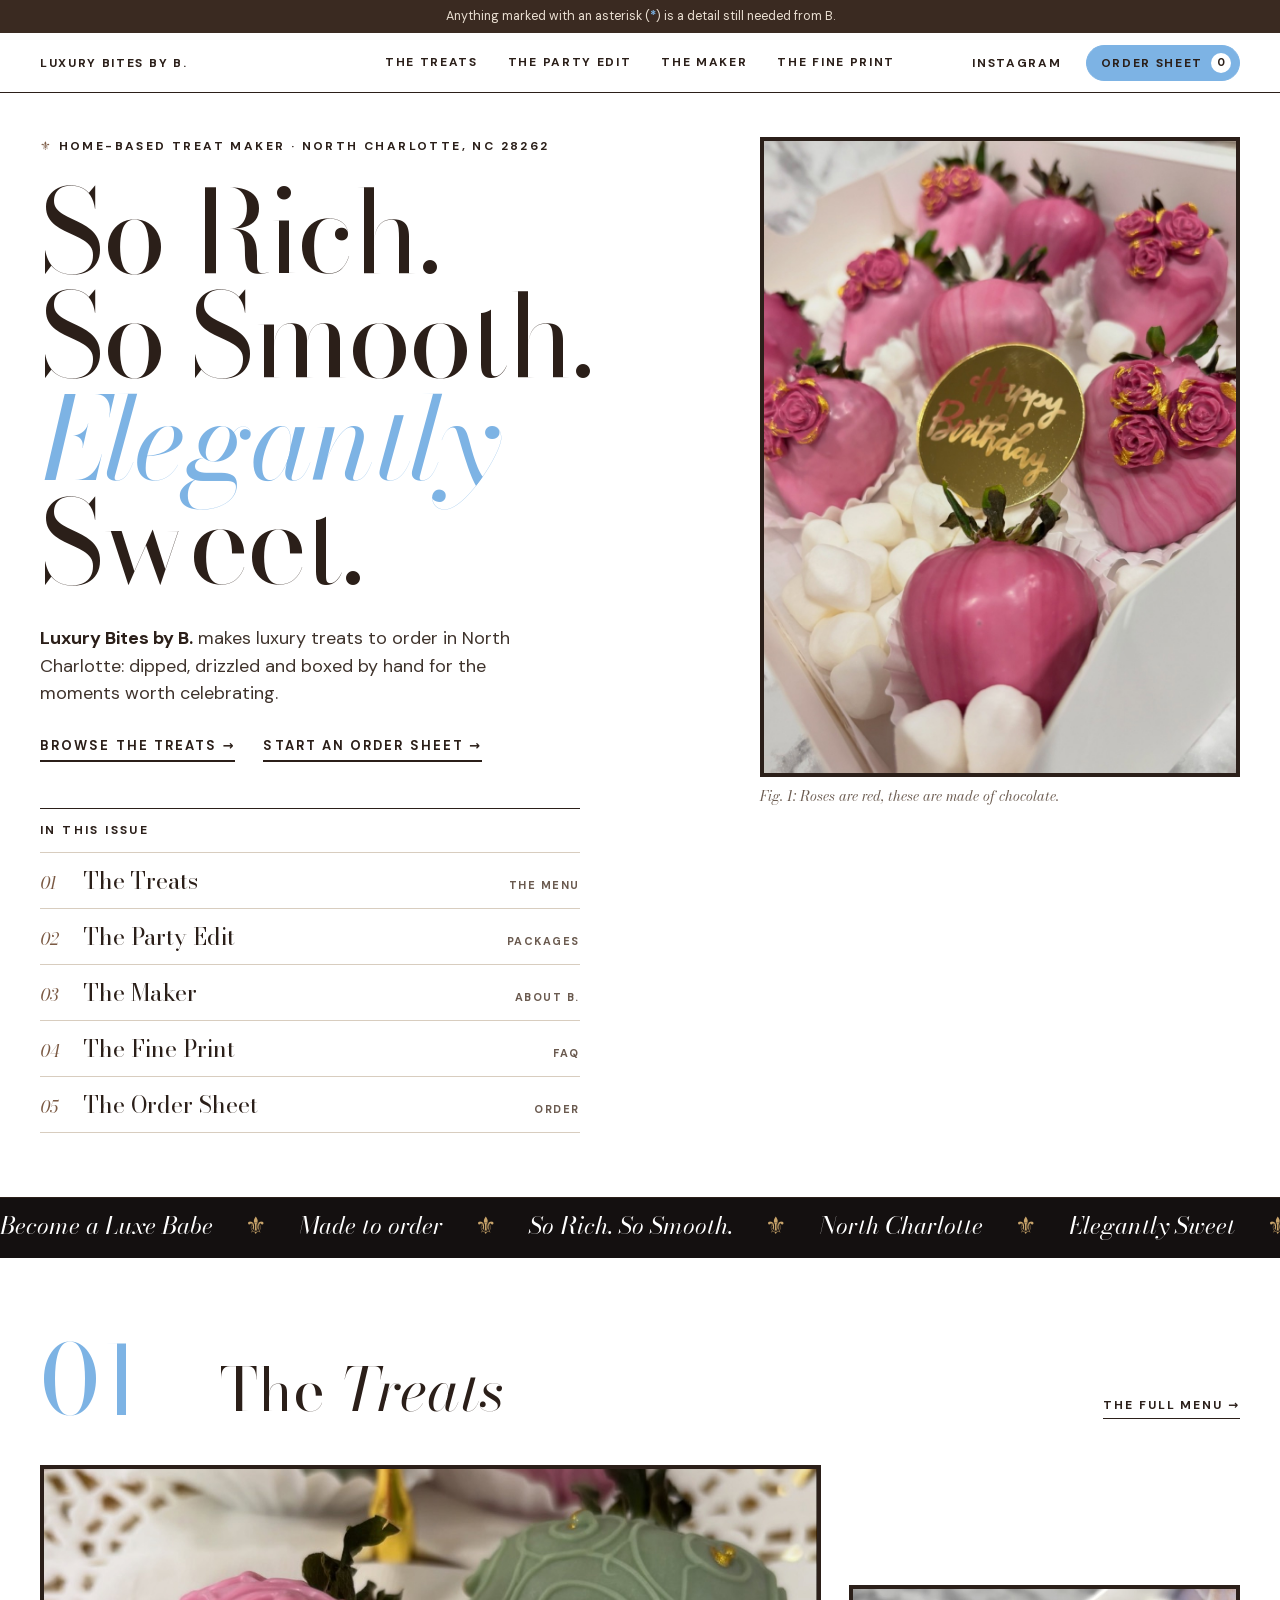
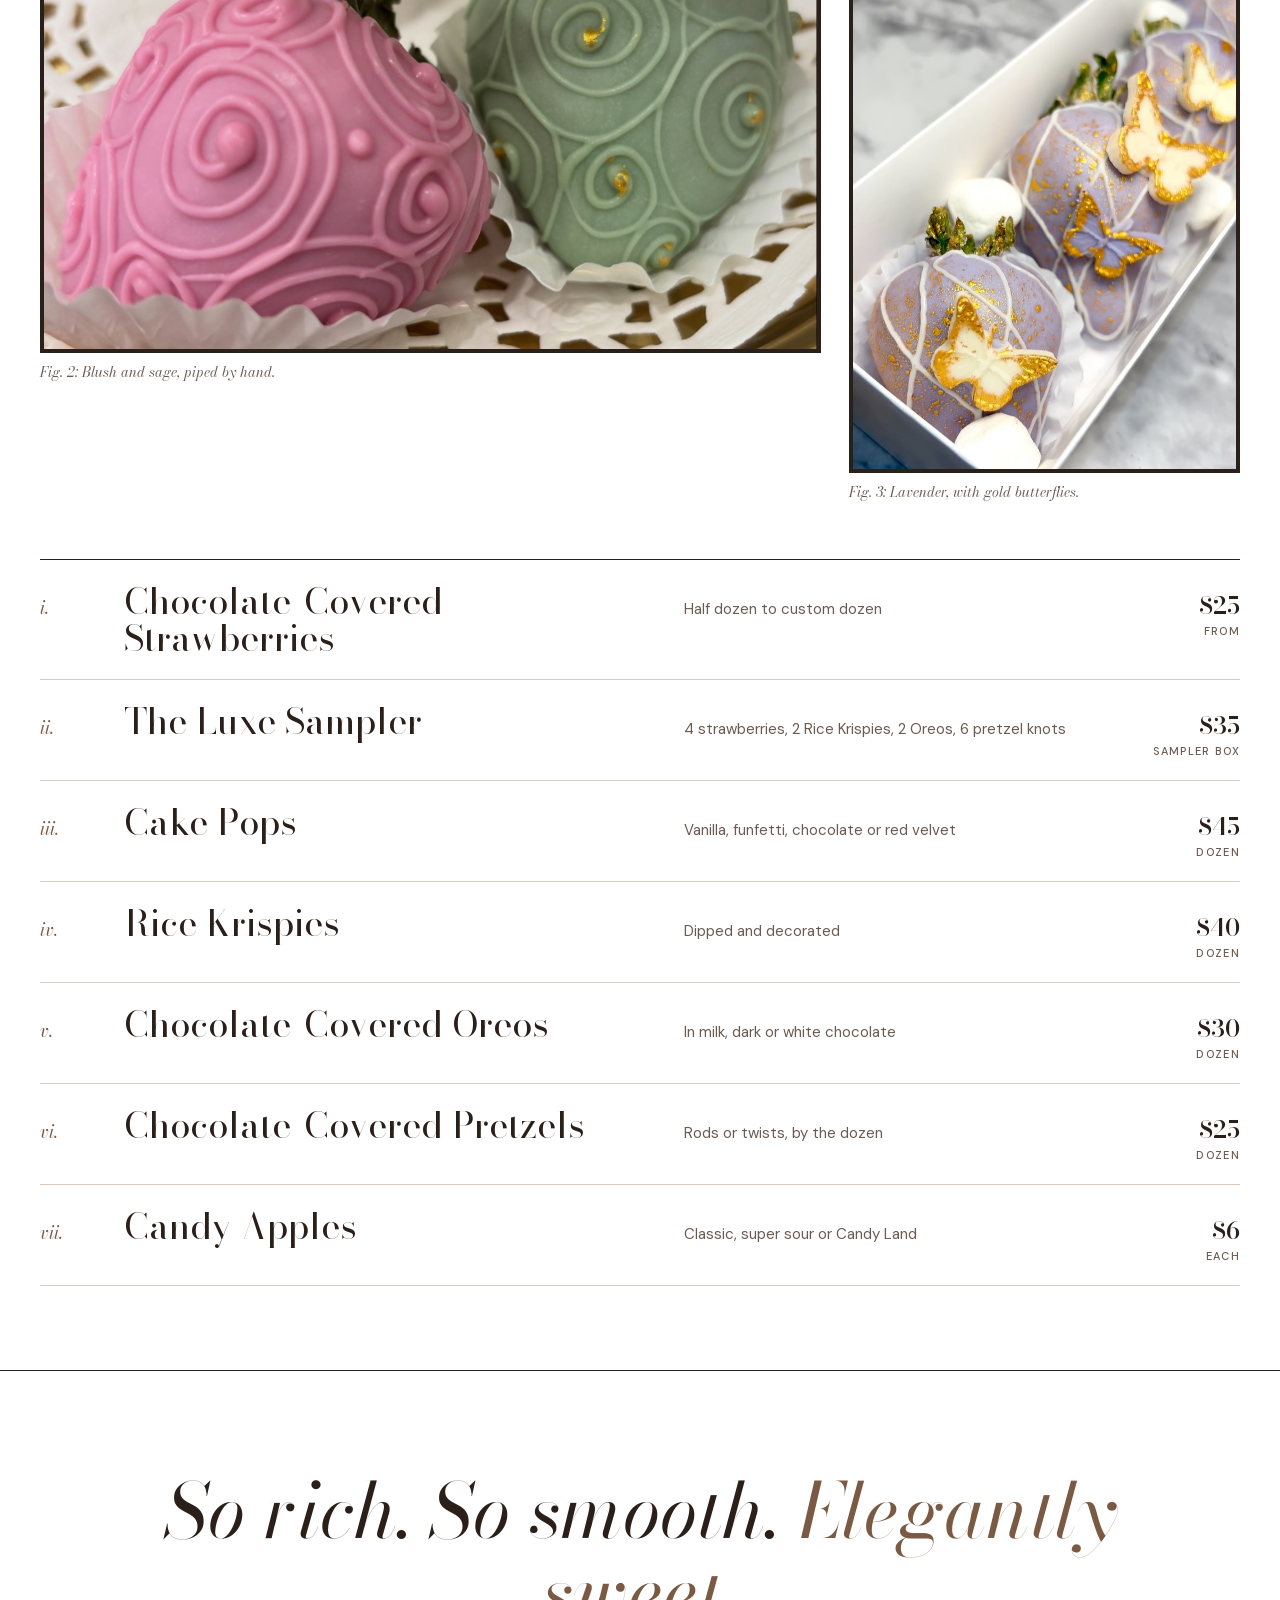
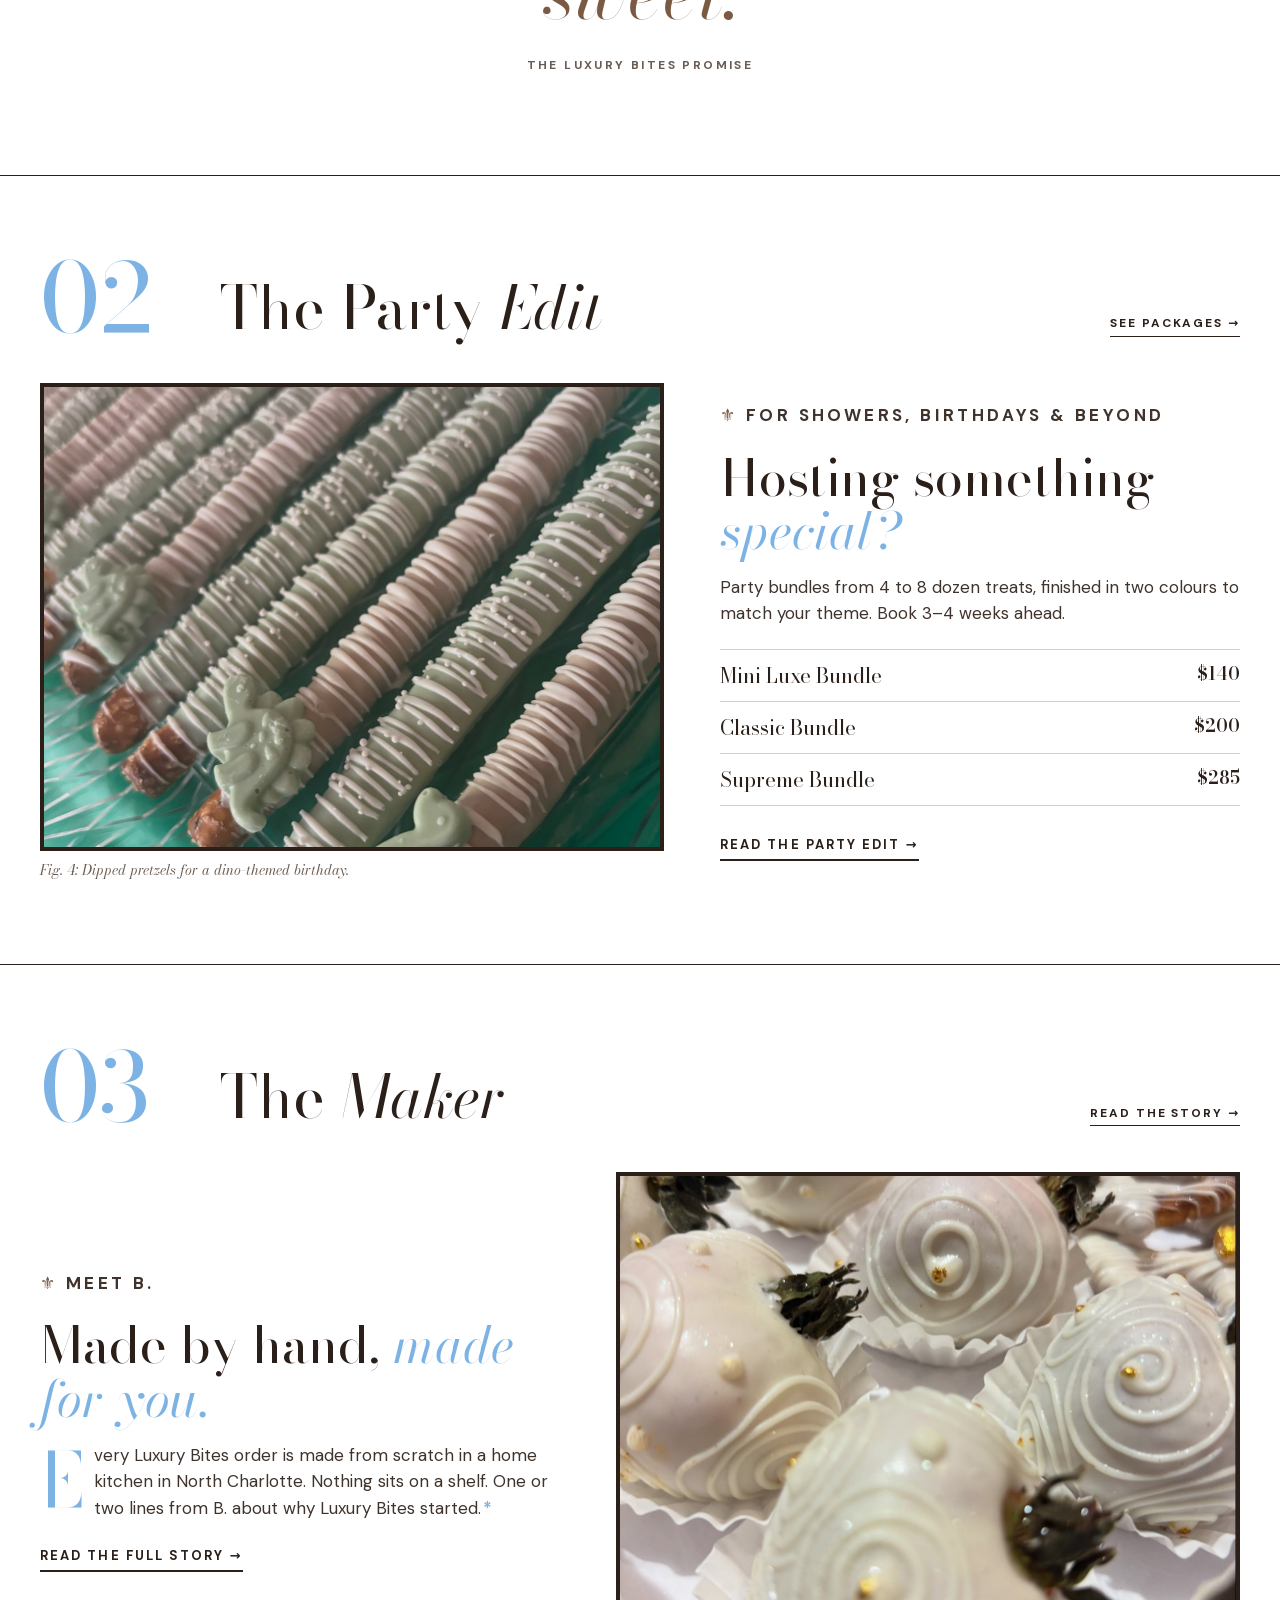
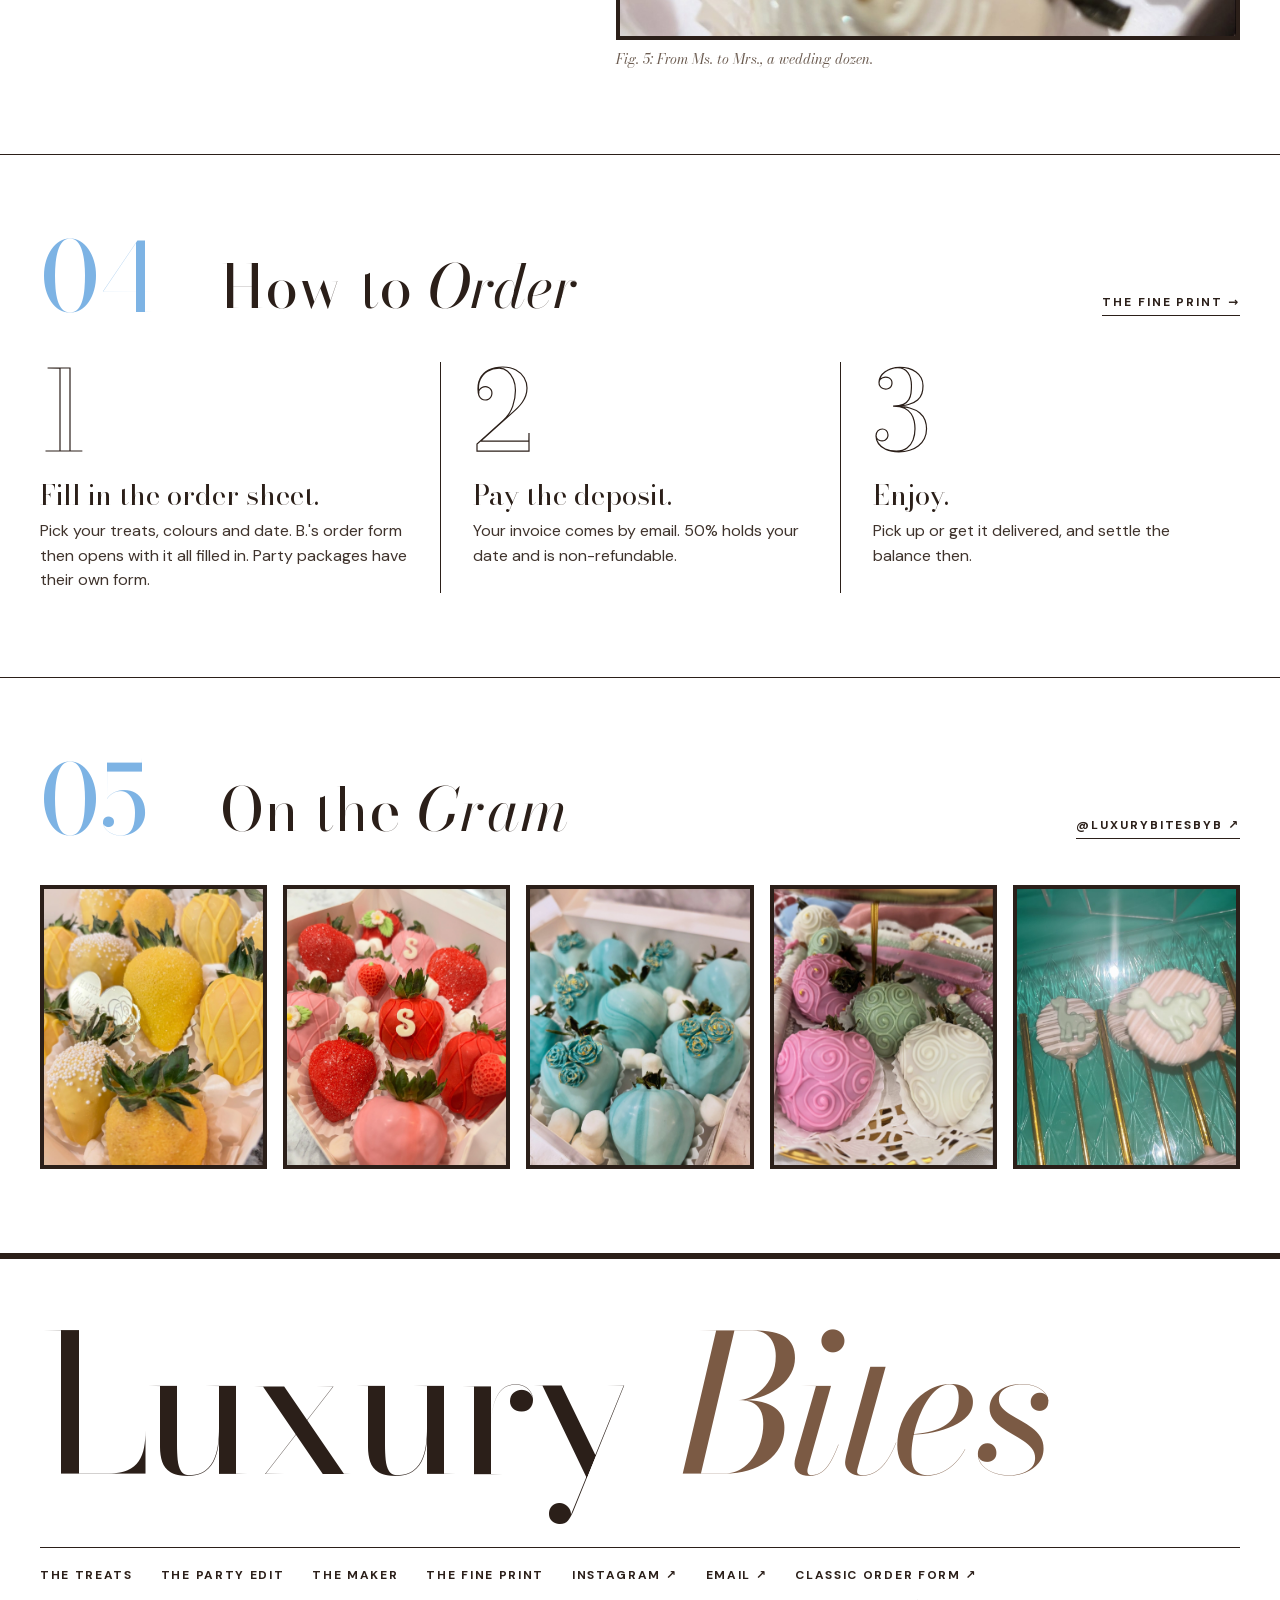
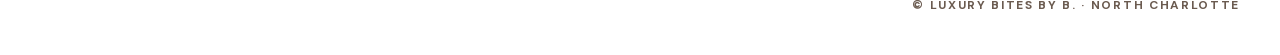
<file: index.html>
<!doctype html>
<html lang="en">
<head>
<meta charset="utf-8">
<meta name="viewport" content="width=device-width,initial-scale=1">
<title>Luxury Bites by B. · Chocolate-covered strawberries and treats · Charlotte, NC</title>
<meta name="description" content="Hand-dipped chocolate-covered strawberries, cake pops, dipped treats and candy apples, made to order in North Charlotte, NC. So rich. So smooth. Elegantly sweet.">
<meta property="og:title" content="Luxury Bites by B.">
<meta property="og:description" content="So rich. So smooth. Elegantly sweet. Luxury treats made to order in North Charlotte.">
<meta property="og:image" content="images/hero.jpg">
<meta name="theme-color" content="#ffffff">
<link rel="icon" href="data:image/svg+xml,%3Csvg xmlns='http://www.w3.org/2000/svg' viewBox='0 0 64 64'%3E%3Crect width='64' height='64' fill='%23e4f6fb'/%3E%3Ctext x='32' y='44' font-family='Georgia,serif' font-style='italic' font-size='30' fill='%237b5a44' text-anchor='middle'%3ELB%3C/text%3E%3C/svg%3E">
<link rel="stylesheet" href="styles.css">
</head>
<body>
<a class="skip" href="#main">Skip to content</a>

<!-- Remove this bar once the highlighted details are filled in. -->
<div class="draftbar" id="draftbar">Anything marked with an asterisk (<b style="color:var(--accent)">*</b>) is a detail still needed from B.</div>

<header class="top pad">
  <a href="#/">Luxury Bites by B.</a>
  <nav id="nav" aria-label="Main">
    <a href="#/treats" data-r="treats">The Treats</a>
    <a href="#/party" data-r="party">The Party Edit</a>
    <a href="#/maker" data-r="maker">The Maker</a>
    <a href="#/fine-print" data-r="fine-print">The Fine Print</a>
  </nav>
  <span class="r">
    <a class="ig" href="https://www.instagram.com/luxurybitesbyb/" target="_blank" rel="noopener noreferrer">Instagram</a>
    <a class="ordlink" href="#/order">Order sheet <b id="count">0</b></a>
    <button class="menubtn" data-overlay aria-controls="overlay">Menu</button>
  </span>
</header>

<div class="overlay" id="overlay" hidden>
  <button class="x" data-overlay>Close ×</button>
  <nav aria-label="Menu">
    <a href="#/"><span>—</span>Home</a>
    <a href="#/treats"><span>01</span>The Treats</a>
    <a href="#/party"><span>02</span>The Party Edit</a>
    <a href="#/maker"><span>03</span>The Maker</a>
    <a href="#/fine-print"><span>04</span>The Fine Print</a>
    <a href="#/order"><span>05</span>Order Sheet</a>
  </nav>
  <p class="meta">North Charlotte, NC · @luxurybitesbyb</p>
</div>

<main id="main">
<!-- ================= HOME ================= -->
<section data-page="home">
  <div class="hero pad">
    <div>
      <p class="kicker"><span class="a">⚜</span> Home-based treat maker · North Charlotte, NC 28262</p>
      <h1>So Rich.<br>So Smooth.<br><em>Elegantly</em> Sweet.</h1>
      <p class="lede"><b>Luxury Bites by B.</b> makes luxury treats to order in North Charlotte: dipped, drizzled and boxed by hand for the moments worth celebrating.</p>
      <div class="ctas"><a class="cta" href="#/treats">Browse the treats →</a><a class="cta" href="#/order">Start an order sheet →</a></div>
      <div class="contents">
        <span class="kicker">In this issue</span>
        <a href="#/treats"><b>01</b><span>The Treats</span><i>The menu</i></a>
        <a href="#/party"><b>02</b><span>The Party Edit</span><i>Packages</i></a>
        <a href="#/maker"><b>03</b><span>The Maker</span><i>About B.</i></a>
        <a href="#/fine-print"><b>04</b><span>The Fine Print</span><i>FAQ</i></a>
        <a href="#/order"><b>05</b><span>The Order Sheet</span><i>Order</i></a>
      </div>
    </div>
    <figure class="fig">
      <div class="ph straw" data-label="Hero photo"><img src="images/hero.jpg" alt="Pink chocolate-covered strawberries with chocolate roses and a gold Happy Birthday topper"></div>
      <figcaption class="cap">Fig. 1: Roses are red, these are made of chocolate.</figcaption>
    </figure>
  </div>

  <div class="marquee" aria-hidden="true"><div>
    Become a Luxe Babe <span>⚜</span> Made to order <span>⚜</span> So Rich. So Smooth. <span>⚜</span> North Charlotte <span>⚜</span> Elegantly Sweet <span>⚜</span>
    Become a Luxe Babe <span>⚜</span> Made to order <span>⚜</span> So Rich. So Smooth. <span>⚜</span> North Charlotte <span>⚜</span> Elegantly Sweet <span>⚜</span>
  </div></div>

  <section class="sec pad sec--blue">
    <div class="sechead"><span class="num">01</span><h2>The <em>Treats</em></h2><a class="more" href="#/treats">The full menu →</a></div>
    <div class="spread">
      <figure><div class="ph pops big" data-label="Photo"><img src="images/spread-wide.jpg" alt="Blush pink and sage strawberries with piped swirls on a gold stand" loading="lazy"></div><figcaption class="cap">Fig. 2: Blush and sage, piped by hand.</figcaption></figure>
      <figure class="small"><div class="ph apple" data-label="Photo"><img src="images/spread-tall.jpg" alt="Lavender strawberries with gold butterflies" loading="lazy"></div><figcaption class="cap">Fig. 3: Lavender, with gold butterflies.</figcaption></figure>
    </div>
    <div class="list" id="homeList"></div>
  </section>

  <div class="pull pad">
    <q>So rich. So smooth. <em>Elegantly sweet.</em></q>
    <cite>The Luxury Bites promise</cite>
  </div>

  <section class="sec pad sec--blue">
    <div class="sechead"><span class="num">02</span><h2>The Party <em>Edit</em></h2><a class="more" href="#/party">See packages →</a></div>
    <div class="feature">
      <figure><div class="ph table" data-label="Dessert table photo"><img src="images/party-table.jpg" alt="Pink and sage chocolate-dipped pretzel rods on a party table" loading="lazy"></div><figcaption class="cap">Fig. 4: Dipped pretzels for a dino-themed birthday.</figcaption></figure>
      <div>
        <p class="kicker"><span class="a">⚜</span> For showers, birthdays &amp; beyond</p>
        <h3>Hosting something <em>special?</em></h3>
        <p>Party bundles from 4 to 8 dozen treats, finished in two colours to match your theme. Book 3–4 weeks ahead.</p>
        <ul class="mini"><li>Mini Luxe Bundle <span>$140</span></li><li>Classic Bundle <span>$200</span></li><li>Supreme Bundle <span>$285</span></li></ul>
        <a class="cta" href="#/party">Read the Party Edit →</a>
      </div>
    </div>
  </section>

  <section class="sec pad sec--blue">
    <div class="sechead"><span class="num">03</span><h2>The <em>Maker</em></h2><a class="more" href="#/maker">Read the story →</a></div>
    <div class="feature flip">
      <figure><div class="ph pops" data-label="Photo"><img src="images/maker-feature.jpg" alt="White chocolate-covered strawberries with pearl details for a wedding" loading="lazy"></div><figcaption class="cap">Fig. 5: From Ms. to Mrs., a wedding dozen.</figcaption></figure>
      <div>
        <p class="kicker"><span class="a">⚜</span> Meet B.</p>
        <h3>Made by hand, <em>made for you.</em></h3>
        <p class="dropcap">Every Luxury Bites order is made from scratch in a home kitchen in North Charlotte. Nothing sits on a shelf. <span class="tbd">One or two lines from B. about why Luxury Bites started.</span></p>
        <a class="cta" href="#/maker">Read the full story →</a>
      </div>
    </div>
  </section>

  <section class="sec pad sec--blue">
    <div class="sechead"><span class="num">04</span><h2>How to <em>Order</em></h2><a class="more" href="#/fine-print">The fine print →</a></div>
    <div class="how">
      <div><b>1</b><h3>Fill in the order sheet.</h3><p>Pick your treats, colours and date. B.'s order form then opens with it all filled in. Party packages have their own form.</p></div>
      <div><b>2</b><h3>Pay the deposit.</h3><p>Your invoice comes by email. 50% holds your date and is non-refundable.</p></div>
      <div><b>3</b><h3>Enjoy.</h3><p>Pick up or get it delivered, and settle the balance then.</p></div>
    </div>
  </section>

  <section class="sec pad sec--blue">
    <div class="sechead"><span class="num">05</span><h2>On the <em>Gram</em></h2><a class="more" href="https://www.instagram.com/luxurybitesbyb/" target="_blank" rel="noopener noreferrer">@luxurybitesbyb ↗</a></div>
    <div class="igrid">
      <figure><a href="https://www.instagram.com/luxurybitesbyb/" target="_blank" class="glink" rel="noopener noreferrer"><div class="ph straw" data-label="Post"><img src="images/gram-1.jpg" alt="Sunshine yellow strawberries for Mother's Day" loading="lazy"></div></a></figure>
      <figure><a href="https://www.instagram.com/luxurybitesbyb/" target="_blank" class="glink" rel="noopener noreferrer"><div class="ph box" data-label="Post"><img src="images/gram-2.jpg" alt="Red and pink strawberries with an S monogram" loading="lazy"></div></a></figure>
      <figure><a href="https://www.instagram.com/luxurybitesbyb/" target="_blank" class="glink" rel="noopener noreferrer"><div class="ph pops" data-label="Post"><img src="images/gram-3.jpg" alt="Robin's egg blue strawberries with rosettes" loading="lazy"></div></a></figure>
      <figure><a href="https://www.instagram.com/luxurybitesbyb/" target="_blank" class="glink" rel="noopener noreferrer"><div class="ph pretz" data-label="Post"><img src="images/gram-4.jpg" alt="Pink, sage and white swirled strawberries" loading="lazy"></div></a></figure>
      <figure><a href="https://www.instagram.com/luxurybitesbyb/" target="_blank" class="glink" rel="noopener noreferrer"><div class="ph sicle" data-label="Post"><img src="images/gram-5.jpg" alt="Dinosaur Oreo pops on gold sticks" loading="lazy"></div></a></figure>
    </div>
  </section>
</section>

<!-- ================= THE TREATS ================= -->
<section data-page="treats" hidden>
  <div class="phead pad">
    <p class="kicker"><span class="a">01</span> · The menu</p>
    <h1>The <em>Treats</em></h1>
    <p class="deck">Everything is made to order. Choose a size, then fill in the blanks to make it yours.</p>
    <div class="filters" id="filters">
      <button class="on" data-c="all">All</button><span>/</span><button data-c="berries">Strawberries</button><span>/</span><button data-c="dipped">Dipped Treats</button><span>/</span><button data-c="apples">Candy Apples</button><span>/</span><button data-c="boxes">Gift Box</button>
    </div>
  </div>
  <div id="treatList"></div>
</section>

<!-- ================= PARTY ================= -->
<section data-page="party" hidden>
  <div class="phead pad">
    <p class="kicker"><span class="a">02</span> · Party bundles</p>
    <h1>The Party <em>Edit</em></h1>
    <p class="deck">Three bundles to feed a crowd, every one finished in two colours of your choice to match your theme and topped with sprinkles.</p>
  </div>
  <section class="sec pad">
    <div class="tiers">
      <div class="tier">
        <span class="i">i.</span><h3>Mini Luxe Bundle</h3><span class="serves">For an intimate event</span>
        <div class="price">$140</div><div class="from">4 dozen · 48 treats</div>
        <ul><li>1 dozen chocolate-covered strawberries</li><li>1 dozen chocolate-covered Oreos</li><li>1 dozen chocolate-covered pretzels</li><li>1 dozen Rice Krispies</li></ul>
        <a class="cta" href="#/party" data-partyform data-bundle="Mini Luxe Bundle ($140)">Request the Mini Luxe →</a>
      </div>
      <div class="tier">
        <span class="i">ii.</span><h3>Classic Bundle</h3><span class="serves">Take your event to the next level</span>
        <div class="price">$200</div><div class="from">6 dozen · 72 treats</div>
        <ul><li>2 dozen chocolate-covered strawberries</li><li>2 dozen pretzel rods or knots</li><li>1 dozen chocolate-covered Oreos</li><li>1 dozen Rice Krispies</li></ul>
        <p class="note-sm">Swap the Rice Krispies for cake pops for an extra $5.</p>
        <a class="cta" href="#/party" data-partyform data-bundle="Classic Bundle ($200)">Request the Classic →</a>
      </div>
      <div class="tier">
        <span class="i">iii.</span><h3>Supreme Bundle</h3><span class="serves">For a more elevated event</span>
        <div class="price">$285</div><div class="from">8 dozen · 96 treats</div>
        <ul><li>3 dozen chocolate-covered strawberries</li><li>1 dozen pretzel rods</li><li>1 dozen pretzel knots</li><li>1 dozen chocolate-covered Oreos</li><li>1 dozen Rice Krispies</li><li>1 dozen cake pops</li></ul>
        <a class="cta" href="#/party" data-partyform data-bundle="Supreme Bundle ($285)">Request the Supreme →</a>
      </div>
    </div>
  </section>
  <section class="sec pad sec--blue">
    <div class="policy">
      <div>
        <p class="script">Let's make something</p>
        <h3>Sweet happen</h3>
        <p class="contact">Party bundle info &amp; policy. Questions? Email <a href="mailto:bmartin@luxurybitesbyb.co">bmartin@luxurybitesbyb.co</a> or send a DM on <a href="https://www.instagram.com/luxurybitesbyb/" target="_blank" rel="noopener noreferrer">Instagram</a>.</p>
      </div>
      <ul>
        <li>A <b>50% non-refundable deposit</b> is due <b>within 24–48 hours of receiving your invoice</b> to secure your date.</li>
        <li>All bundles include <b>2 colours of your choice</b> to match your theme, <b>topped with sprinkles</b>.</li>
        <li>Please book at least <b>3–4 weeks in advance</b>.</li>
        <li>Party bundles include <b>chocolate-covered treats only</b>. Candy apples are available as an add-on for an additional charge.</li>
        <li>Designs are kept simple yet elegant. Custom requests and add-ons are quoted separately.</li>
      </ul>
    </div>
  </section>
  <section class="sec pad">
    <div class="feature">
      <figure><div class="ph table" data-label="Custom dessert table photo"><img src="images/custom-table.jpg" alt="Sage and blush treats on a dessert table" loading="lazy"></div><figcaption class="cap">Fig. 6: On the table at a dino-themed birthday.</figcaption></figure>
      <div>
        <p class="kicker"><span class="a">⚜</span> Bespoke</p>
        <h3>The <em>custom</em> table.</h3>
        <p>Have a bigger vision? Share your date, headcount and theme, and B. will put together a quote. Please book at least 3–4 weeks ahead.</p>
        <a class="cta" href="#/party" data-partyform data-bundle="Custom dessert table (quote)">Request a custom quote →</a>
      </div>
    </div>
  </section>
</section>

<!-- ================= THE MAKER ================= -->
<section data-page="maker" hidden>
  <div class="phead pad">
    <p class="kicker"><span class="a">03</span> · The feature</p>
    <h1>The <em>Maker</em></h1>
    <p class="deck">From a home kitchen in North Charlotte, one treat maker is making the city's moments a little sweeter, one dipped strawberry at a time.</p>
  </div>
  <div class="article pad">
    <figure><div class="ph pops" data-label="Photo"><img src="images/maker.jpg" alt="A sage chocolate-covered strawberry on vintage floral china" loading="lazy"></div><figcaption class="cap">Fig. 7: Sage and gold, on vintage china. <span class="tbd">A portrait of B. could go here</span></figcaption></figure>
    <div>
      <p class="byline">Words by B. · North Charlotte, NC</p>
      <div class="body">
        <p>Every order is made from scratch at home in North Charlotte, and nothing sits on a shelf. Each one is dipped, drizzled and boxed by hand, then styled to match your moment.</p>
        <p><span class="tbd">How Luxury Bites started: the first treat made, who it was for, and when friends started asking to order.</span></p>
        <p><span class="tbd">What "luxury" means here: ingredients, presentation, the details that make a box feel special.</span></p>
        <p><span class="tbd">What a "Luxe Babe" is, and a thank-you to the customers who keep coming back.</span></p>
      </div>
      <blockquote>“<span class="tbd">A signature line from B.</span> <em>So rich, so smooth, elegantly sweet.</em>”</blockquote>
      <div class="ctas"><a class="cta" href="#/treats">Browse the treats →</a><a class="cta" href="https://www.instagram.com/luxurybitesbyb/" target="_blank" rel="noopener noreferrer">Follow @luxurybitesbyb ↗</a></div>
    </div>
  </div>
  <section class="sec pad sec--blue">
    <div class="vals">
      <div><b>i.</b><h3>Made to order</h3><p>Every treat is made fresh for your date, never ahead of time.</p></div>
      <div><b>ii.</b><h3>Finished by hand</h3><p>Dipped, drizzled and decorated one piece at a time.</p></div>
      <div><b>iii.</b><h3>Styled to you</h3><p>Pick your colours and finishing touches, or describe your vision on the order sheet.</p></div>
    </div>
  </section>
</section>

<!-- ================= FINE PRINT ================= -->
<section data-page="fine-print" hidden>
  <div class="phead pad">
    <p class="kicker"><span class="a">04</span> · Questions &amp; answers</p>
    <h1>The Fine <em>Print</em></h1>
    <p class="deck">Everything worth knowing before you order. Still curious? Email <a href="mailto:bmartin@luxurybitesbyb.co" style="color:var(--accent);border-bottom:1px solid var(--accent)">bmartin@luxurybitesbyb.co</a> or send a DM on <a href="https://www.instagram.com/luxurybitesbyb/" target="_blank" style="color:var(--accent);border-bottom:1px solid var(--accent)" rel="noopener noreferrer">Instagram</a>.</p>
  </div>
  <div class="fp pad">
    <aside>
      <button data-jump="qa-ordering"><i>i.</i>Ordering</button>
      <button data-jump="qa-payment"><i>ii.</i>Payment</button>
      <button data-jump="qa-pickup"><i>iii.</i>Pickup &amp; delivery</button>
      <button data-jump="qa-treats"><i>iv.</i>The treats</button>
    </aside>
    <div>
      <div class="qa" id="qa-ordering"><h2>i. Ordering</h2>
        <div class="q"><h3>How do I place an order?</h3><p>Add treats from <a href="#/treats">The Treats</a> to your order sheet and pick your date. B.'s order form then opens with your treats filled in: add your name and contact details and submit. An invoice with your order details and payment instructions comes by email. Prefer to start from scratch? <a data-form-link href="https://forms.gle/48eQR3cbqZMoFxMr8" target="_blank" rel="noopener noreferrer">Use the order form</a>.</p></div>
        <div class="q"><h3>How far ahead should I order?</h3><p>Party bundles: at least 3–4 weeks ahead. <span class="tbd">Lead time for everyday orders</span></p></div>
        <div class="q"><h3>Can I order last-minute?</h3><p>Orders needed within 24–48 hours may be accepted based on availability, with a $10 rush fee.</p></div>
        <div class="q"><h3>Can you match my party colours?</h3><p>Yes. Choose a colour theme for each treat, or pick a custom theme and describe it in the notes, e.g. "pink and purple Hello Kitty theme" or "3 blue-and-white marble, 3 plain white".</p></div>
        <div class="q"><h3>Can you add names or words?</h3><p>Yes. Chocolate letters and molds can spell a name or a saying like "I love you". The custom dozen of strawberries includes them.</p></div>
      </div>
      <div class="qa" id="qa-payment"><h2>ii. Payment</h2>
        <div class="q"><h3>How does payment work?</h3><p>A 50% deposit confirms every order. For party bundles it's due within 24–48 hours of receiving your invoice. The remaining balance is due at pickup or delivery.</p></div>
        <div class="q"><h3>Is the deposit refundable?</h3><p>No. The 50% deposit is non-refundable.</p></div>
        <div class="q"><h3>How can I pay?</h3><p><span class="tbd">Accepted payment apps or methods (Cash App, Zelle, Apple Pay, etc.)</span></p></div>
      </div>
      <div class="qa" id="qa-pickup"><h2>iii. Pickup &amp; delivery</h2>
        <div class="q"><h3>Where is pickup?</h3><p>North Charlotte (28262). <span class="tbd">The exact address and instructions are sent with your invoice.</span></p></div>
        <div class="q"><h3>Do you deliver?</h3><p>Yes, around Charlotte. Delivery is complimentary on orders of $100+ within 5–10 miles. 10–15 miles is $10, 15+ miles is $15 and up, and Raleigh or long distance is $50.</p></div>
      </div>
      <div class="qa" id="qa-treats"><h2>iv. The treats</h2>
        <div class="q"><h3>What about allergies?</h3><p><span class="tbd">Allergen statement, e.g. which common allergens your kitchen handles.</span></p></div>
        <div class="q"><h3>How should I store my treats?</h3><p><span class="tbd">Storage tips, e.g. keep strawberries in the fridge and enjoy within 24–48 hours.</span></p></div>
      </div>
    </div>
  </div>
</section>

<!-- ================= ORDER SHEET ================= -->
<section data-page="order" hidden>
  <div id="orderPage"></div>
</section>
</main>

<footer class="pad">
  <div class="word">Luxury <em>Bites</em></div>
  <div class="links">
    <a href="#/treats">The Treats</a><a href="#/party">The Party Edit</a><a href="#/maker">The Maker</a><a href="#/fine-print">The Fine Print</a>
    <a href="https://www.instagram.com/luxurybitesbyb/" target="_blank" rel="noopener noreferrer">Instagram ↗</a><a href="mailto:bmartin@luxurybitesbyb.co">Email ↗</a><a data-form-link href="https://forms.gle/48eQR3cbqZMoFxMr8" target="_blank" rel="noopener noreferrer">Classic order form ↗</a>
    <span class="sp">© Luxury Bites by B. · North Charlotte</span>
  </div>
</footer>

<div class="peek" id="peek" aria-hidden="true"></div>
<div class="bar"><div><b id="bartotal">$0</b><small id="baritems"></small></div><a href="#/order">View order sheet →</a></div>
<div class="toast" id="toast" role="status" aria-live="polite"><span id="tmsg"></span><a href="#/order">View sheet</a></div>

<script src="script.js"></script>
</body>
</html>
</file>
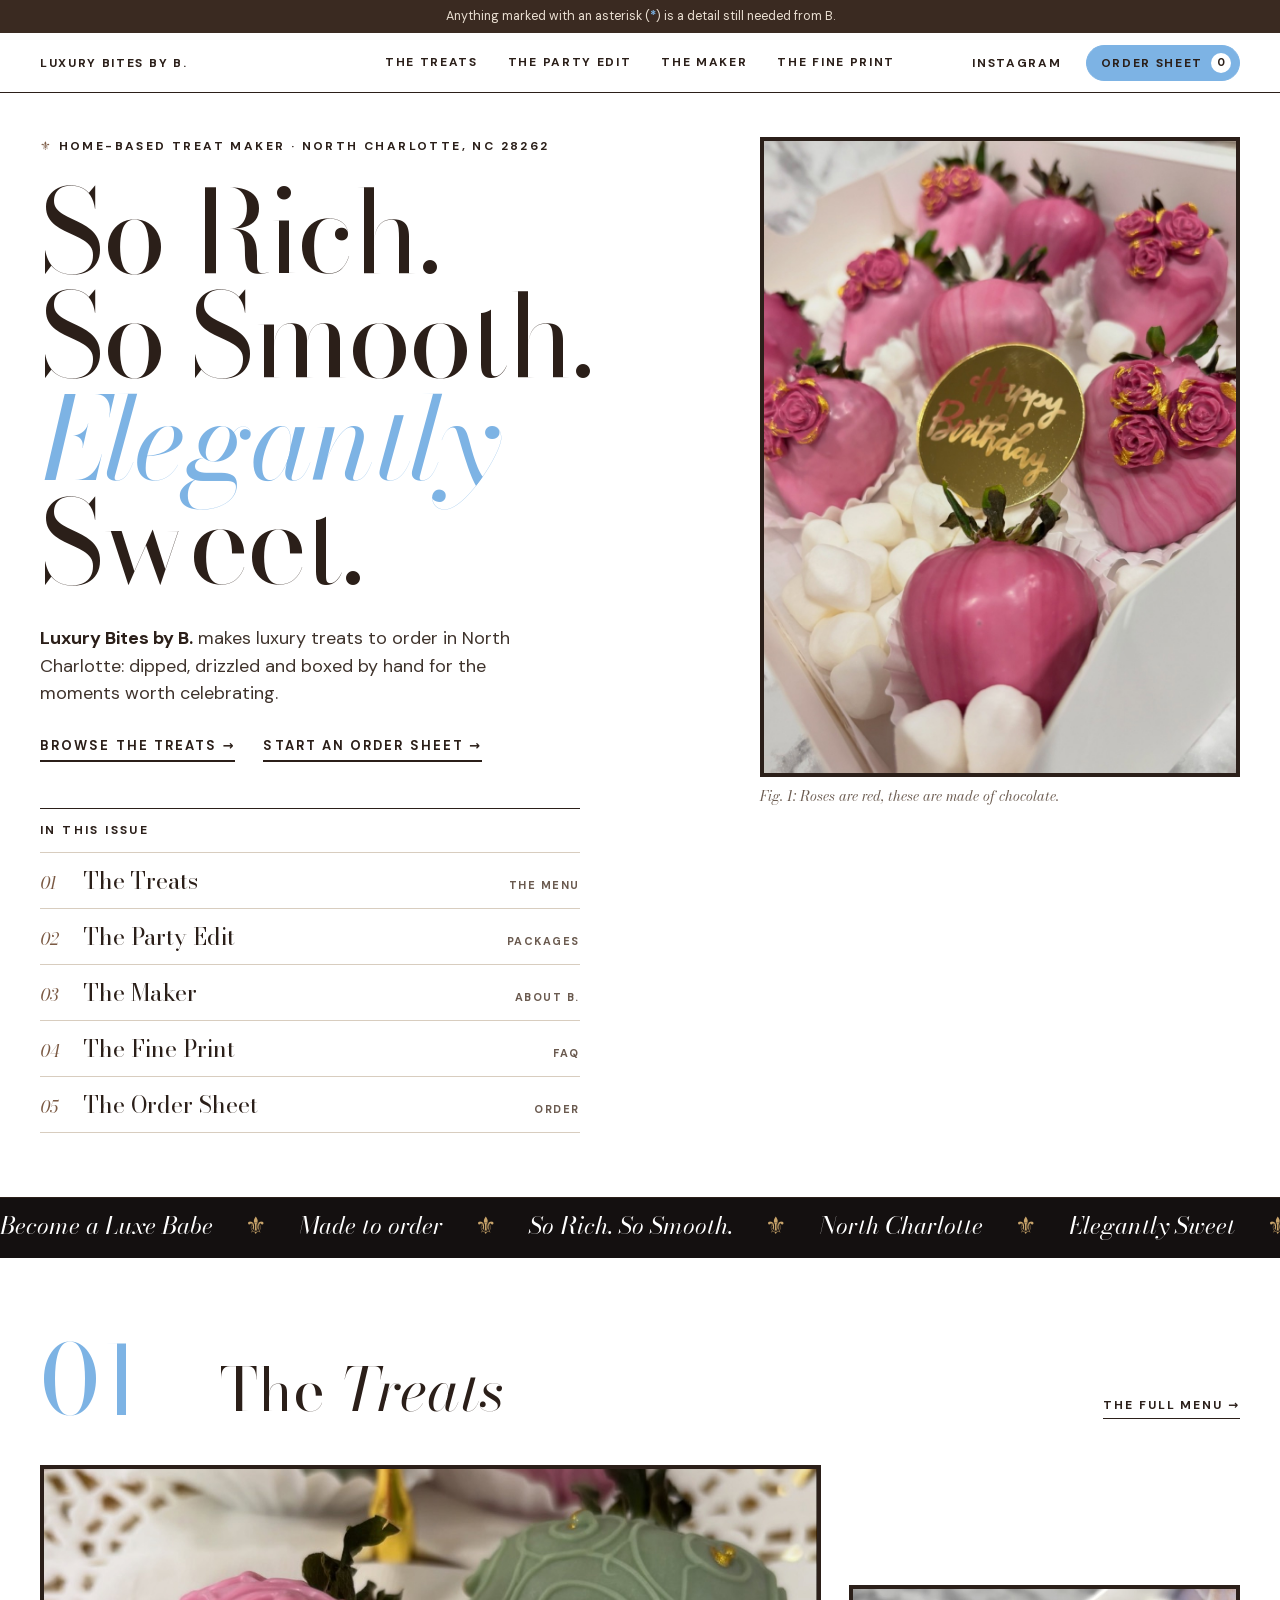
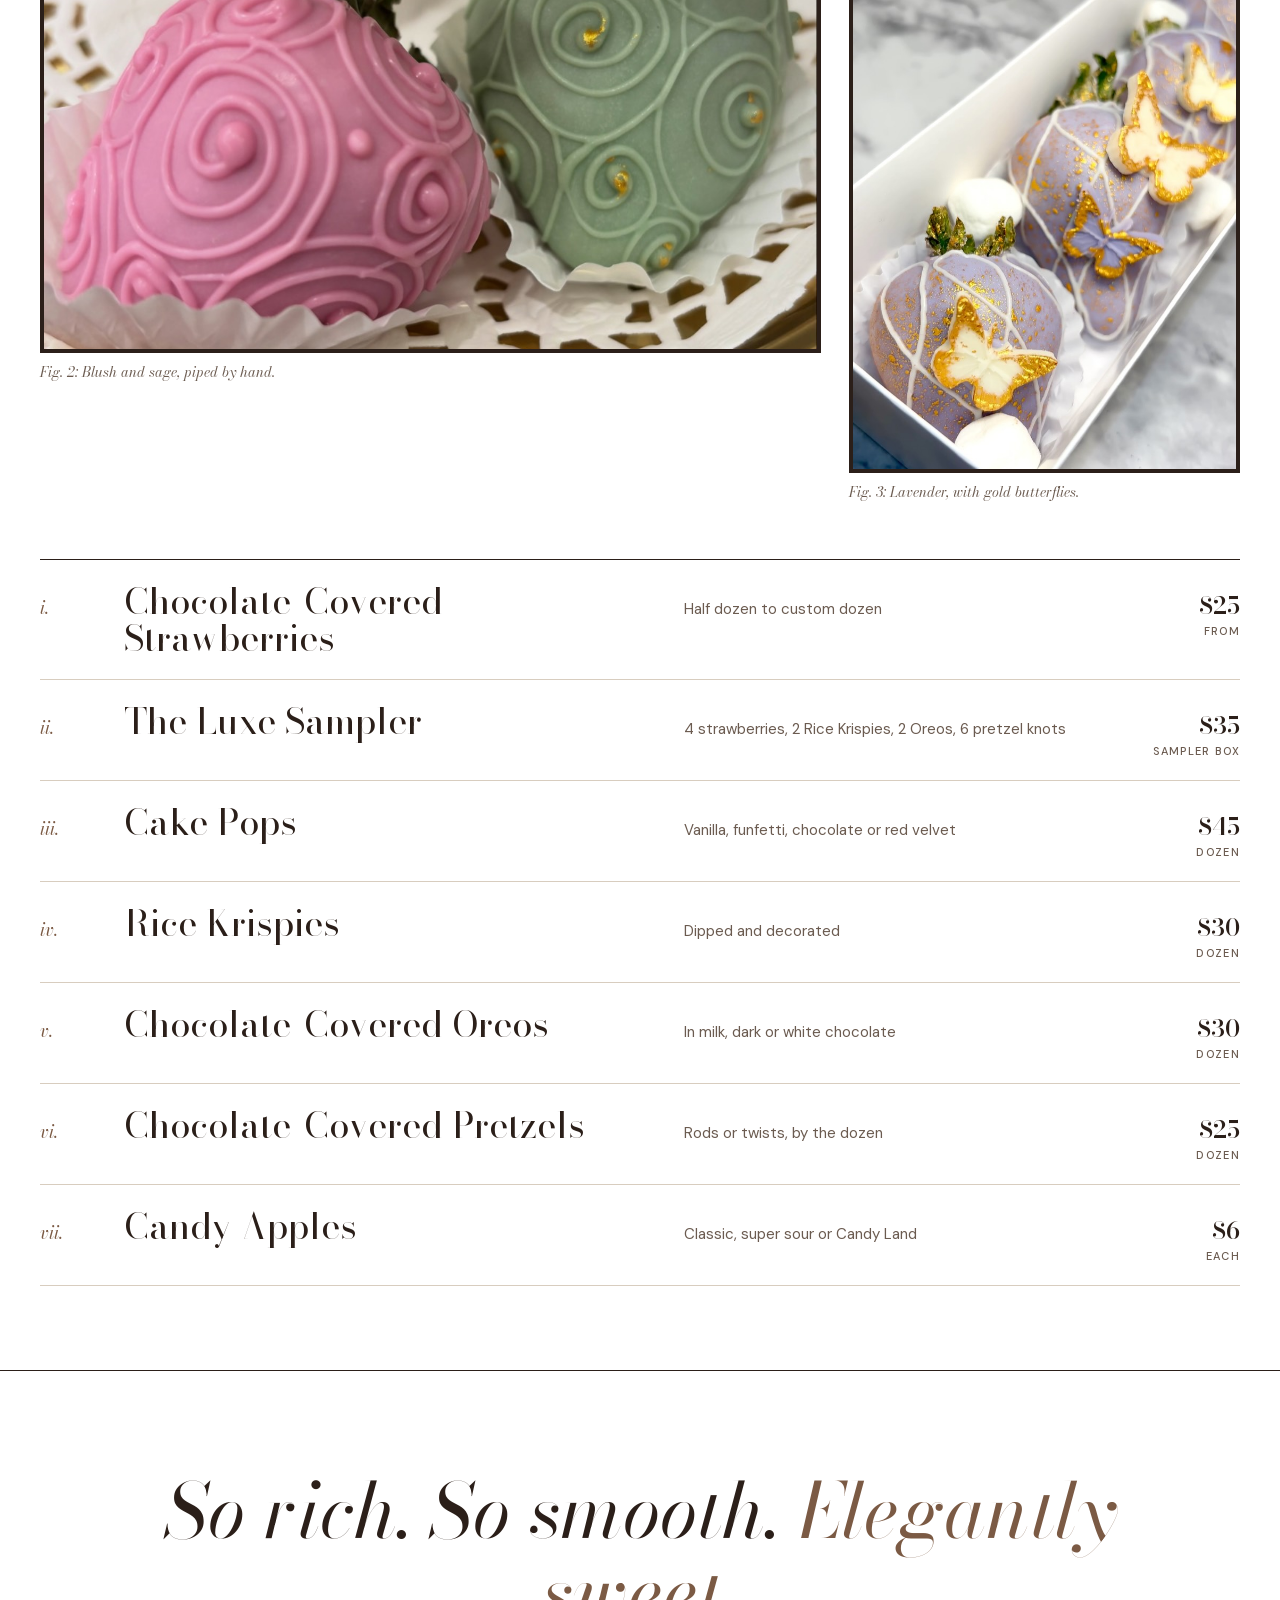
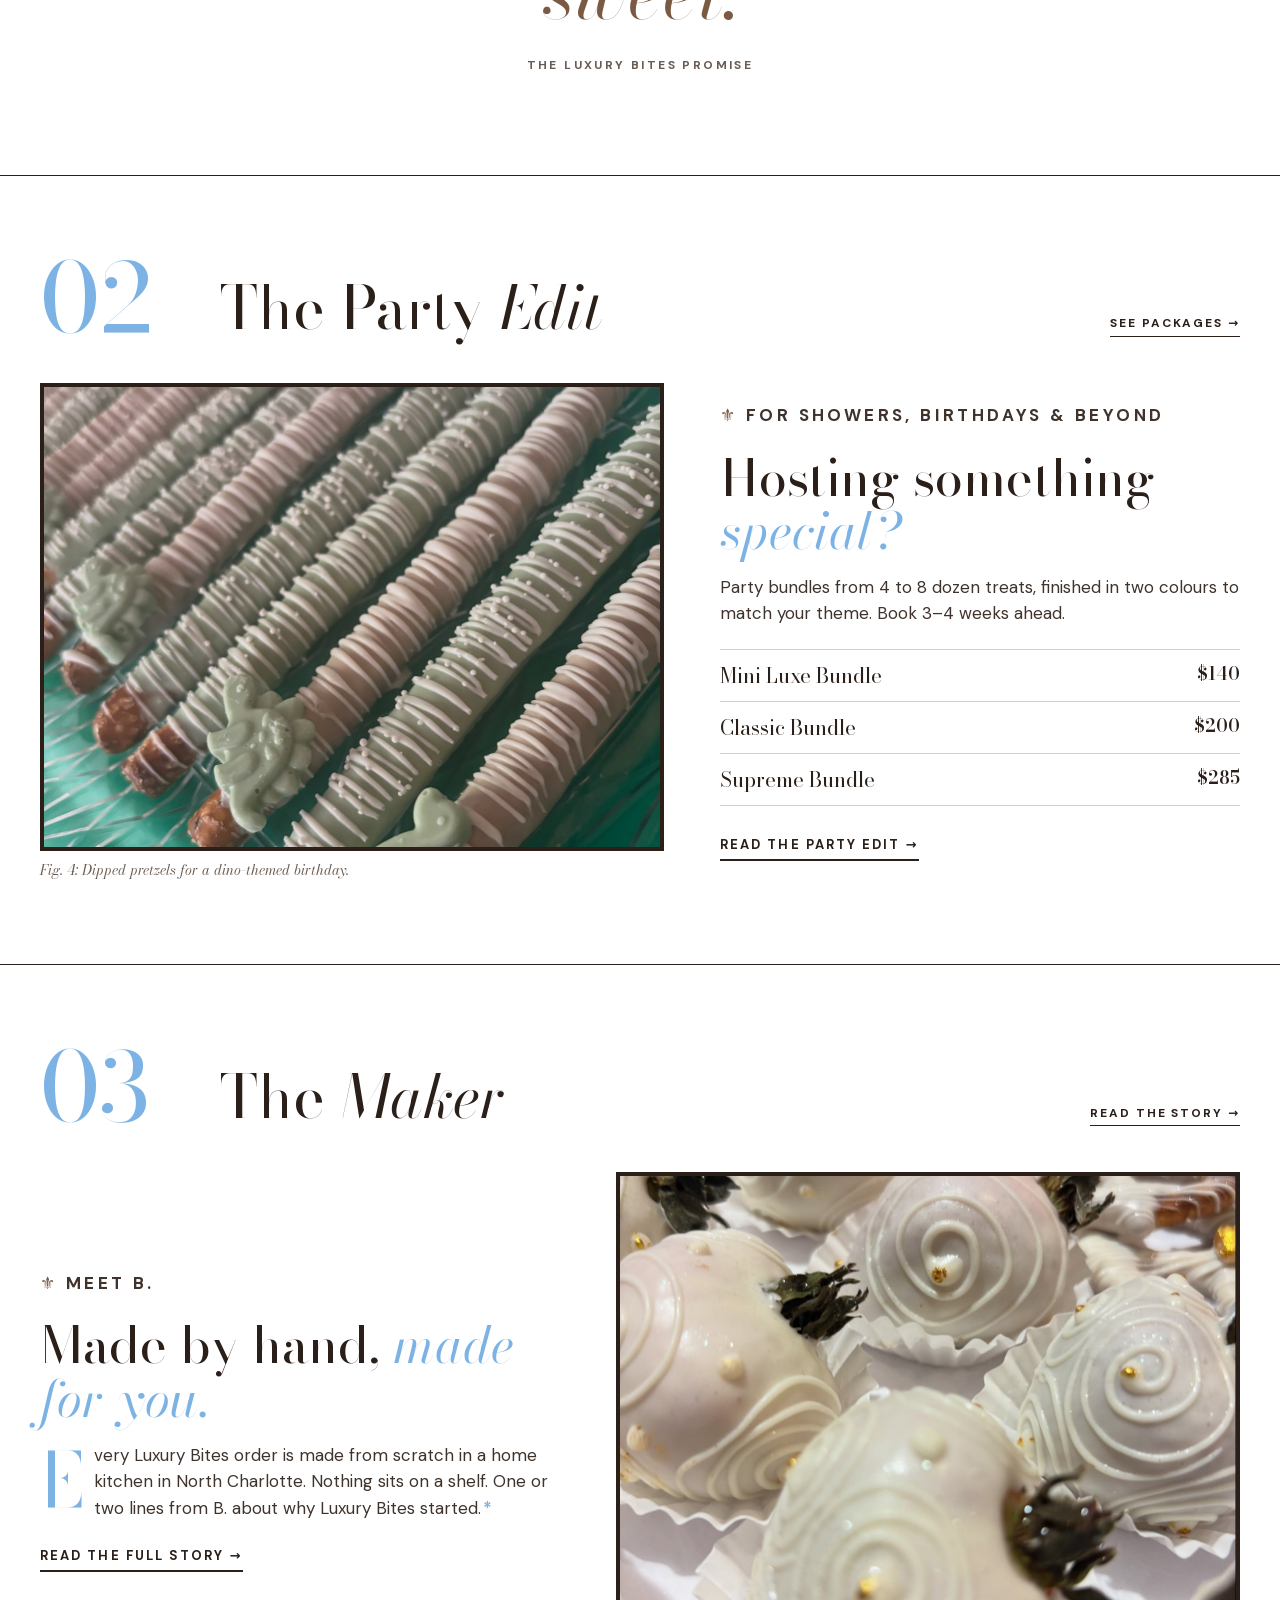
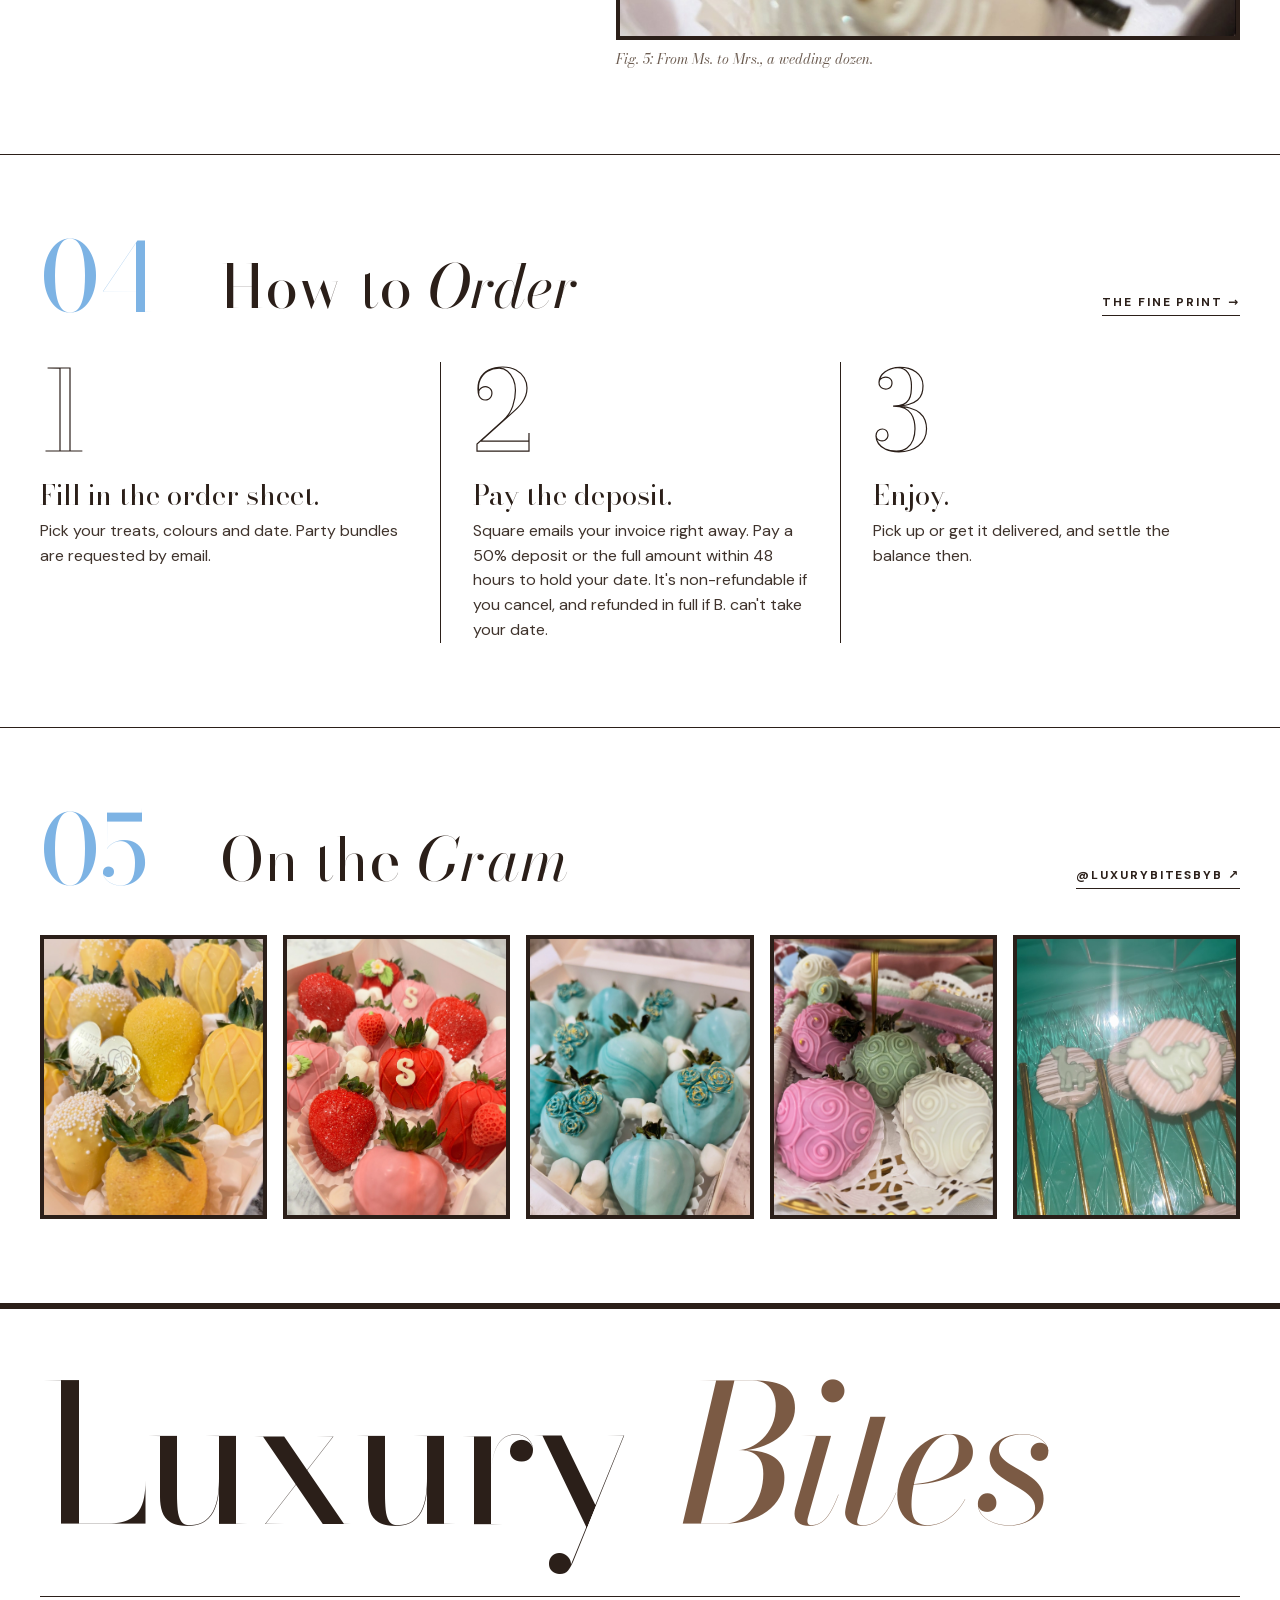
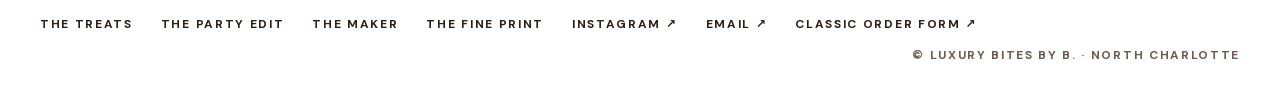
<file: public/index.html>
<!doctype html>
<html lang="en">
<head>
<meta charset="utf-8">
<meta name="viewport" content="width=device-width,initial-scale=1">
<title>Luxury Bites by B. · Chocolate-covered strawberries and treats · Charlotte, NC</title>
<meta name="description" content="Hand-dipped chocolate-covered strawberries, cake pops, dipped treats and candy apples, made to order in North Charlotte, NC. So rich. So smooth. Elegantly sweet.">
<meta property="og:title" content="Luxury Bites by B.">
<meta property="og:description" content="So rich. So smooth. Elegantly sweet. Luxury treats made to order in North Charlotte.">
<meta property="og:type" content="website">
<meta property="og:url" content="https://luxurybitesbyb.co/">
<!-- The picture shown when the link is shared in a message (V12: B.'s logo). -->
<meta property="og:image" content="https://luxurybitesbyb.co/images/share-logo.jpg">
<meta property="og:image:width" content="1080">
<meta property="og:image:height" content="1077">
<meta property="og:image:alt" content="Luxury Bites by B. logo">
<meta name="twitter:card" content="summary">
<meta name="theme-color" content="#ffffff">
<link rel="icon" href="data:image/svg+xml,%3Csvg xmlns='http://www.w3.org/2000/svg' viewBox='0 0 64 64'%3E%3Crect width='64' height='64' fill='%23e4f6fb'/%3E%3Ctext x='32' y='44' font-family='Georgia,serif' font-style='italic' font-size='30' fill='%237b5a44' text-anchor='middle'%3ELB%3C/text%3E%3C/svg%3E">
<link rel="stylesheet" href="styles.css?v=12">
</head>
<body>
<a class="skip" href="#main">Skip to content</a>

<!-- Remove this bar once the highlighted details are filled in. -->
<div class="draftbar" id="draftbar">Anything marked with an asterisk (<b style="color:var(--accent)">*</b>) is a detail still needed from B.</div>

<header class="top pad">
  <a href="#/">Luxury Bites by B.</a>
  <nav id="nav" aria-label="Main">
    <a href="#/treats" data-r="treats">The Treats</a>
    <a href="#/party" data-r="party">The Party Edit</a>
    <a href="#/maker" data-r="maker">The Maker</a>
    <a href="#/fine-print" data-r="fine-print">The Fine Print</a>
  </nav>
  <span class="r">
    <a class="ig" href="https://www.instagram.com/luxurybitesbyb/" target="_blank" rel="noopener noreferrer">Instagram</a>
    <a class="ordlink" href="#/order">Order sheet <b id="count">0</b></a>
    <button class="menubtn" data-overlay aria-controls="overlay">Menu</button>
  </span>
</header>

<div class="overlay" id="overlay" hidden>
  <button class="x" data-overlay>Close ×</button>
  <nav aria-label="Menu">
    <a href="#/"><span>—</span>Home</a>
    <a href="#/treats"><span>01</span>The Treats</a>
    <a href="#/party"><span>02</span>The Party Edit</a>
    <a href="#/maker"><span>03</span>The Maker</a>
    <a href="#/fine-print"><span>04</span>The Fine Print</a>
    <a href="#/order"><span>05</span>Order Sheet</a>
  </nav>
  <p class="meta">North Charlotte, NC · @luxurybitesbyb</p>
</div>

<main id="main">
<!-- ================= HOME ================= -->
<section data-page="home">
  <div class="hero pad">
    <div>
      <p class="kicker"><span class="a">⚜</span> Home-based treat maker · North Charlotte, NC 28262</p>
      <h1>So Rich.<br>So Smooth.<br><em>Elegantly</em> Sweet.</h1>
      <p class="lede"><b>Luxury Bites by B.</b> makes luxury treats to order in North Charlotte: dipped, drizzled and boxed by hand for the moments worth celebrating.</p>
      <div class="ctas"><a class="cta" href="#/treats">Browse the treats →</a><a class="cta" href="#/order">Start an order sheet →</a></div>
      <div class="contents">
        <span class="kicker">In this issue</span>
        <a href="#/treats"><b>01</b><span>The Treats</span><i>The menu</i></a>
        <a href="#/party"><b>02</b><span>The Party Edit</span><i>Packages</i></a>
        <a href="#/maker"><b>03</b><span>The Maker</span><i>About B.</i></a>
        <a href="#/fine-print"><b>04</b><span>The Fine Print</span><i>FAQ</i></a>
        <a href="#/order"><b>05</b><span>The Order Sheet</span><i>Order</i></a>
      </div>
    </div>
    <figure class="fig">
      <div class="ph straw" data-label="Hero photo"><img src="images/hero.jpg" alt="Pink chocolate-covered strawberries with chocolate roses and a gold Happy Birthday topper"></div>
      <figcaption class="cap">Fig. 1: Roses are red, these are made of chocolate.</figcaption>
    </figure>
  </div>

  <div class="marquee" aria-hidden="true"><div>
    Become a Luxe Babe <span>⚜</span> Made to order <span>⚜</span> So Rich. So Smooth. <span>⚜</span> North Charlotte <span>⚜</span> Elegantly Sweet <span>⚜</span>
    Become a Luxe Babe <span>⚜</span> Made to order <span>⚜</span> So Rich. So Smooth. <span>⚜</span> North Charlotte <span>⚜</span> Elegantly Sweet <span>⚜</span>
  </div></div>

  <section class="sec pad sec--blue">
    <div class="sechead"><span class="num">01</span><h2>The <em>Treats</em></h2><a class="more" href="#/treats">The full menu →</a></div>
    <div class="spread">
      <figure><div class="ph pops big" data-label="Photo"><img src="images/spread-wide.jpg" alt="Blush pink and sage strawberries with piped swirls on a gold stand" loading="lazy"></div><figcaption class="cap">Fig. 2: Blush and sage, piped by hand.</figcaption></figure>
      <figure class="small"><div class="ph apple" data-label="Photo"><img src="images/spread-tall.jpg" alt="Lavender strawberries with gold butterflies" loading="lazy"></div><figcaption class="cap">Fig. 3: Lavender, with gold butterflies.</figcaption></figure>
    </div>
    <div class="list" id="homeList"></div>
  </section>

  <div class="pull pad">
    <q>So rich. So smooth. <em>Elegantly sweet.</em></q>
    <cite>The Luxury Bites promise</cite>
  </div>

  <section class="sec pad sec--blue">
    <div class="sechead"><span class="num">02</span><h2>The Party <em>Edit</em></h2><a class="more" href="#/party">See packages →</a></div>
    <div class="feature">
      <figure><div class="ph table" data-label="Dessert table photo"><img src="images/party-table.jpg" alt="Pink and sage chocolate-dipped pretzel rods on a party table" loading="lazy"></div><figcaption class="cap">Fig. 4: Dipped pretzels for a dino-themed birthday.</figcaption></figure>
      <div>
        <p class="kicker"><span class="a">⚜</span> For showers, birthdays &amp; beyond</p>
        <h3>Hosting something <em>special?</em></h3>
        <p>Party bundles from 4 to 8 dozen treats, finished in two colours to match your theme. Book 3–4 weeks ahead.</p>
        <ul class="mini"><li>Mini Luxe Bundle <span>$140</span></li><li>Classic Bundle <span>$200</span></li><li>Supreme Bundle <span>$285</span></li></ul>
        <a class="cta" href="#/party">Read the Party Edit →</a>
      </div>
    </div>
  </section>

  <section class="sec pad sec--blue">
    <div class="sechead"><span class="num">03</span><h2>The <em>Maker</em></h2><a class="more" href="#/maker">Read the story →</a></div>
    <div class="feature flip">
      <figure><div class="ph pops" data-label="Photo"><img src="images/maker-feature.jpg" alt="White chocolate-covered strawberries with pearl details for a wedding" loading="lazy"></div><figcaption class="cap">Fig. 5: From Ms. to Mrs., a wedding dozen.</figcaption></figure>
      <div>
        <p class="kicker"><span class="a">⚜</span> Meet B.</p>
        <h3>Made by hand, <em>made for you.</em></h3>
        <p class="dropcap">Every Luxury Bites order is made from scratch in a home kitchen in North Charlotte. Nothing sits on a shelf. <span class="tbd">One or two lines from B. about why Luxury Bites started.</span></p>
        <a class="cta" href="#/maker">Read the full story →</a>
      </div>
    </div>
  </section>

  <section class="sec pad sec--blue">
    <div class="sechead"><span class="num">04</span><h2>How to <em>Order</em></h2><a class="more" href="#/fine-print">The fine print →</a></div>
    <div class="how">
      <div><b>1</b><h3>Fill in the order sheet.</h3><p>Pick your treats, colours and date. Party bundles are requested by email.</p></div>
      <div><b>2</b><h3>Pay the deposit.</h3><p>Square emails your invoice right away. Pay a 50% deposit or the full amount within 48 hours to hold your date. It's non-refundable if you cancel, and refunded in full if B. can't take your date.</p></div>
      <div><b>3</b><h3>Enjoy.</h3><p>Pick up or get it delivered, and settle the balance then.</p></div>
    </div>
  </section>

  <section class="sec pad sec--blue">
    <div class="sechead"><span class="num">05</span><h2>On the <em>Gram</em></h2><a class="more" href="https://www.instagram.com/luxurybitesbyb/" target="_blank" rel="noopener noreferrer">@luxurybitesbyb ↗</a></div>
    <div class="igrid">
      <figure><a href="https://www.instagram.com/luxurybitesbyb/" target="_blank" class="glink" rel="noopener noreferrer"><div class="ph straw" data-label="Post"><img src="images/gram-1.jpg" alt="Sunshine yellow strawberries for Mother's Day" loading="lazy"></div></a></figure>
      <figure><a href="https://www.instagram.com/luxurybitesbyb/" target="_blank" class="glink" rel="noopener noreferrer"><div class="ph box" data-label="Post"><img src="images/gram-2.jpg" alt="Red and pink strawberries with an S monogram" loading="lazy"></div></a></figure>
      <figure><a href="https://www.instagram.com/luxurybitesbyb/" target="_blank" class="glink" rel="noopener noreferrer"><div class="ph pops" data-label="Post"><img src="images/gram-3.jpg" alt="Robin's egg blue strawberries with rosettes" loading="lazy"></div></a></figure>
      <figure><a href="https://www.instagram.com/luxurybitesbyb/" target="_blank" class="glink" rel="noopener noreferrer"><div class="ph pretz" data-label="Post"><img src="images/gram-4.jpg" alt="Pink, sage and white swirled strawberries" loading="lazy"></div></a></figure>
      <figure><a href="https://www.instagram.com/luxurybitesbyb/" target="_blank" class="glink" rel="noopener noreferrer"><div class="ph sicle" data-label="Post"><img src="images/gram-5.jpg" alt="Dinosaur Oreo pops on gold sticks" loading="lazy"></div></a></figure>
    </div>
  </section>
</section>

<!-- ================= THE TREATS ================= -->
<section data-page="treats" hidden>
  <div class="phead pad">
    <p class="kicker"><span class="a">01</span> · The menu</p>
    <h1>The <em>Treats</em></h1>
    <p class="deck">Everything is made to order. Choose a size, then fill in the blanks to make it yours.</p>
    <div class="filters" id="filters">
      <button class="on" data-c="all">All</button><span>/</span><button data-c="berries">Strawberries</button><span>/</span><button data-c="dipped">Dipped Treats</button><span>/</span><button data-c="apples">Candy Apples</button><span>/</span><button data-c="boxes">Gift Box</button>
    </div>
  </div>
  <div id="treatList"></div>
</section>

<!-- ================= PARTY ================= -->
<section data-page="party" hidden>
  <div class="phead pad">
    <p class="kicker"><span class="a">02</span> · Party bundles</p>
    <h1>The Party <em>Edit</em></h1>
    <p class="deck">Three bundles to feed a crowd, every one finished in two colours of your choice to match your theme and topped with sprinkles.</p>
  </div>
  <section class="sec pad">
    <div class="tiers">
      <div class="tier">
        <span class="i">i.</span><h3>Mini Luxe Bundle</h3><span class="serves">For an intimate event</span>
        <div class="price">$140</div><div class="from">4 dozen · 48 treats</div>
        <ul><li>1 dozen chocolate-covered strawberries</li><li>1 dozen chocolate-covered Oreos</li><li>1 dozen chocolate-covered pretzels</li><li>1 dozen Rice Krispies</li></ul>
        <a class="cta" href="#/party" data-partyform data-bundle="Mini Luxe Bundle ($140)">Request the Mini Luxe →</a>
      </div>
      <div class="tier">
        <span class="i">ii.</span><h3>Classic Bundle</h3><span class="serves">Take your event to the next level</span>
        <div class="price">$200</div><div class="from">6 dozen · 72 treats</div>
        <ul><li>2 dozen chocolate-covered strawberries</li><li>2 dozen pretzel rods or knots</li><li>1 dozen chocolate-covered Oreos</li><li>1 dozen Rice Krispies</li></ul>
        <p class="note-sm">Swap the Rice Krispies for cake pops for an extra $5.</p>
        <a class="cta" href="#/party" data-partyform data-bundle="Classic Bundle ($200)">Request the Classic →</a>
      </div>
      <div class="tier">
        <span class="i">iii.</span><h3>Supreme Bundle</h3><span class="serves">For a more elevated event</span>
        <div class="price">$285</div><div class="from">8 dozen · 96 treats</div>
        <ul><li>3 dozen chocolate-covered strawberries</li><li>1 dozen pretzel rods</li><li>1 dozen pretzel knots</li><li>1 dozen chocolate-covered Oreos</li><li>1 dozen Rice Krispies</li><li>1 dozen cake pops</li></ul>
        <a class="cta" href="#/party" data-partyform data-bundle="Supreme Bundle ($285)">Request the Supreme →</a>
      </div>
    </div>
  </section>
  <section class="sec pad sec--blue">
    <div class="policy">
      <div>
        <p class="script">Let's make something</p>
        <h3>Sweet happen</h3>
        <p class="contact">Party bundle info &amp; policy. Questions? Email <a href="mailto:bmartin@luxurybitesbyb.co">bmartin@luxurybitesbyb.co</a> or send a DM on <a href="https://www.instagram.com/luxurybitesbyb/" target="_blank" rel="noopener noreferrer">Instagram</a>.</p>
      </div>
      <ul>
        <li>A <b>50% non-refundable deposit</b> is due <b>within 24–48 hours of receiving your invoice</b> to secure your date.</li>
        <li>All bundles include <b>2 colours of your choice</b> to match your theme, <b>topped with sprinkles</b>.</li>
        <li>Please book at least <b>3–4 weeks in advance</b>.</li>
        <li>Party bundles include <b>chocolate-covered treats only</b>. Candy apples are available as an add-on for an additional charge.</li>
        <li>Designs are kept simple yet elegant. Custom requests and add-ons are quoted separately.</li>
      </ul>
    </div>
  </section>
  <section class="sec pad">
    <div class="feature">
      <figure><div class="ph table" data-label="Custom dessert table photo"><img src="images/custom-table.jpg" alt="Sage and blush treats on a dessert table" loading="lazy"></div><figcaption class="cap">Fig. 6: On the table at a dino-themed birthday.</figcaption></figure>
      <div>
        <p class="kicker"><span class="a">⚜</span> Bespoke</p>
        <h3>The <em>custom</em> table.</h3>
        <p>Have a bigger vision? Share your date, headcount and theme, and B. will put together a quote. Please book at least 3–4 weeks ahead.</p>
        <a class="cta" href="#/party" data-partyform data-bundle="Custom dessert table (quote)">Request a custom quote →</a>
      </div>
    </div>
  </section>
</section>

<!-- ================= THE MAKER ================= -->
<section data-page="maker" hidden>
  <div class="phead pad">
    <p class="kicker"><span class="a">03</span> · The feature</p>
    <h1>The <em>Maker</em></h1>
    <p class="deck">From a home kitchen in North Charlotte, one treat maker is making the city's moments a little sweeter, one dipped strawberry at a time.</p>
  </div>
  <div class="article pad">
    <figure><div class="ph pops" data-label="Photo"><img src="images/maker.jpg" alt="A sage chocolate-covered strawberry on vintage floral china" loading="lazy"></div><figcaption class="cap">Fig. 7: Sage and gold, on vintage china. <span class="tbd">A portrait of B. could go here</span></figcaption></figure>
    <div>
      <p class="byline">Words by B. · North Charlotte, NC</p>
      <div class="body">
        <p>Every order is made from scratch at home in North Charlotte, and nothing sits on a shelf. Each one is dipped, drizzled and boxed by hand, then styled to match your moment.</p>
        <p><span class="tbd">How Luxury Bites started: the first treat made, who it was for, and when friends started asking to order.</span></p>
        <p><span class="tbd">What "luxury" means here: ingredients, presentation, the details that make a box feel special.</span></p>
        <p><span class="tbd">What a "Luxe Babe" is, and a thank-you to the customers who keep coming back.</span></p>
      </div>
      <blockquote>“<span class="tbd">A signature line from B.</span> <em>So rich, so smooth, elegantly sweet.</em>”</blockquote>
      <div class="ctas"><a class="cta" href="#/treats">Browse the treats →</a><a class="cta" href="https://www.instagram.com/luxurybitesbyb/" target="_blank" rel="noopener noreferrer">Follow @luxurybitesbyb ↗</a></div>
    </div>
  </div>
  <section class="sec pad sec--blue">
    <div class="vals">
      <div><b>i.</b><h3>Made to order</h3><p>Every treat is made fresh for your date, never ahead of time.</p></div>
      <div><b>ii.</b><h3>Finished by hand</h3><p>Dipped, drizzled and decorated one piece at a time.</p></div>
      <div><b>iii.</b><h3>Styled to you</h3><p>Pick your colours and finishing touches, or describe your vision on the order sheet.</p></div>
    </div>
  </section>
</section>

<!-- ================= FINE PRINT ================= -->
<section data-page="fine-print" hidden>
  <div class="phead pad">
    <p class="kicker"><span class="a">04</span> · Questions &amp; answers</p>
    <h1>The Fine <em>Print</em></h1>
    <p class="deck">Everything worth knowing before you order. Still curious? Email <a href="mailto:bmartin@luxurybitesbyb.co" style="color:var(--accent);border-bottom:1px solid var(--accent)">bmartin@luxurybitesbyb.co</a> or send a DM on <a href="https://www.instagram.com/luxurybitesbyb/" target="_blank" style="color:var(--accent);border-bottom:1px solid var(--accent)" rel="noopener noreferrer">Instagram</a>.</p>
  </div>
  <div class="fp pad">
    <aside>
      <button data-jump="qa-ordering"><i>i.</i>Ordering</button>
      <button data-jump="qa-payment"><i>ii.</i>Payment</button>
      <button data-jump="qa-pickup"><i>iii.</i>Pickup &amp; delivery</button>
      <button data-jump="qa-treats"><i>iv.</i>The treats</button>
    </aside>
    <div>
      <div class="qa" id="qa-ordering"><h2>i. Ordering</h2>
        <div class="q"><h3>How do I place an order?</h3><p>Add treats from <a href="#/treats">The Treats</a> to your order sheet, pick your date, add your contact details and send it. Square emails you an invoice straight away: pay a 50% deposit or the full amount within 48 hours to hold your date, and B. confirms your order. Prefer not to order online? <a data-form-link href="https://forms.gle/48eQR3cbqZMoFxMr8" target="_blank" rel="noopener noreferrer">Use B.'s order form</a> and an invoice follows by email.</p></div>
        <div class="q"><h3>How far ahead should I order?</h3><p>Party bundles: at least 3–4 weeks ahead. <span class="tbd">Lead time for everyday orders</span></p></div>
        <div class="q"><h3>Can I order last-minute?</h3><p>Orders needed within 24–48 hours may be accepted based on availability, with a $10 rush fee. Rush orders can't be paid online: <a href="https://ig.me/m/luxurybitesbyb" target="_blank" rel="noopener noreferrer">message B. on Instagram</a> first.</p></div>
        <div class="q"><h3>Can you match my party colours?</h3><p>Yes. Choose a colour theme for each treat, or pick a custom theme and describe it in the notes, e.g. "pink and purple Hello Kitty theme" or "3 blue-and-white marble, 3 plain white".</p></div>
        <div class="q"><h3>Can you add names or words?</h3><p>Yes. Chocolate letters and molds can spell a name or a saying like "I love you". The custom dozen of strawberries includes them.</p></div>
      </div>
      <div class="qa" id="qa-payment"><h2>ii. Payment</h2>
        <div class="q"><h3>How does payment work?</h3><p>Every order gets a Square invoice by email. On the order sheet you choose to pay a 50% deposit or the full amount; either is due within 24–48 hours and holds your date. With a deposit, the remaining balance is on the same invoice, due at pickup or delivery: pay it online before then, or in person.</p></div>
        <div class="q"><h3>What happens to my details?</h3><p>Your name, email, phone and (for delivery) address go straight to Square, B.'s payment provider, so it can send your invoice. B. sees them in Square to arrange your order. This site doesn't store them.</p></div>
        <div class="q"><h3>Is my payment refundable?</h3><p>The deposit, or the full amount if you paid in full, is non-refundable if you cancel. If B. can't take your date, it's refunded in full.</p></div>
        <div class="q"><h3>How can I pay?</h3><p>By card, on Square's secure invoice page. Your card details go to Square and never touch this site. For the balance in person: <span class="tbd">accepted payment apps or methods at pickup or delivery (Cash App, Zelle, card, etc.)</span></p></div>
      </div>
      <div class="qa" id="qa-pickup"><h2>iii. Pickup &amp; delivery</h2>
        <div class="q"><h3>Where is pickup?</h3><p>North Charlotte (28262). <span class="tbd">The exact address and instructions come when B. confirms your order.</span></p></div>
        <div class="q"><h3>Do you deliver?</h3><p>Yes, around Charlotte. Delivery is complimentary on orders of $100+ within 5–10 miles. 10–15 miles is $10, 15+ miles is $15 and up, and Raleigh or long distance is $50. If your delivery fee is quoted, it's added to the balance you pay at delivery.</p></div>
      </div>
      <div class="qa" id="qa-treats"><h2>iv. The treats</h2>
        <div class="q"><h3>What about allergies?</h3><p><span class="tbd">Allergen statement, e.g. which common allergens your kitchen handles.</span></p></div>
        <div class="q"><h3>How should I store my treats?</h3><p><span class="tbd">Storage tips, e.g. keep strawberries in the fridge and enjoy within 24–48 hours.</span></p></div>
      </div>
    </div>
  </div>
</section>

<!-- ================= THANK YOU (after sending an order: invoice emailed) ================= -->
<section data-page="thanks" hidden>
  <div id="thanksPage"></div>
</section>

<!-- ================= ORDER SHEET ================= -->
<section data-page="order" hidden>
  <div id="orderPage"></div>
</section>
</main>

<footer class="pad">
  <div class="word">Luxury <em>Bites</em></div>
  <div class="links">
    <a href="#/treats">The Treats</a><a href="#/party">The Party Edit</a><a href="#/maker">The Maker</a><a href="#/fine-print">The Fine Print</a>
    <a href="https://www.instagram.com/luxurybitesbyb/" target="_blank" rel="noopener noreferrer">Instagram ↗</a><a href="mailto:bmartin@luxurybitesbyb.co">Email ↗</a><a data-form-link href="https://forms.gle/48eQR3cbqZMoFxMr8" target="_blank" rel="noopener noreferrer">Classic order form ↗</a>
    <span class="sp">© Luxury Bites by B. · North Charlotte</span>
  </div>
</footer>

<div class="peek" id="peek" aria-hidden="true"></div>
<div class="bar"><div><b id="bartotal">$0</b><small id="baritems"></small></div><a href="#/order">View order sheet →</a></div>
<div class="toast" id="toast" role="status" aria-live="polite"><span id="tmsg"></span><a href="#/order">View sheet</a></div>

<script src="menu.js?v=12"></script>
<script src="script.js?v=12"></script>
</body>
</html>
</file>
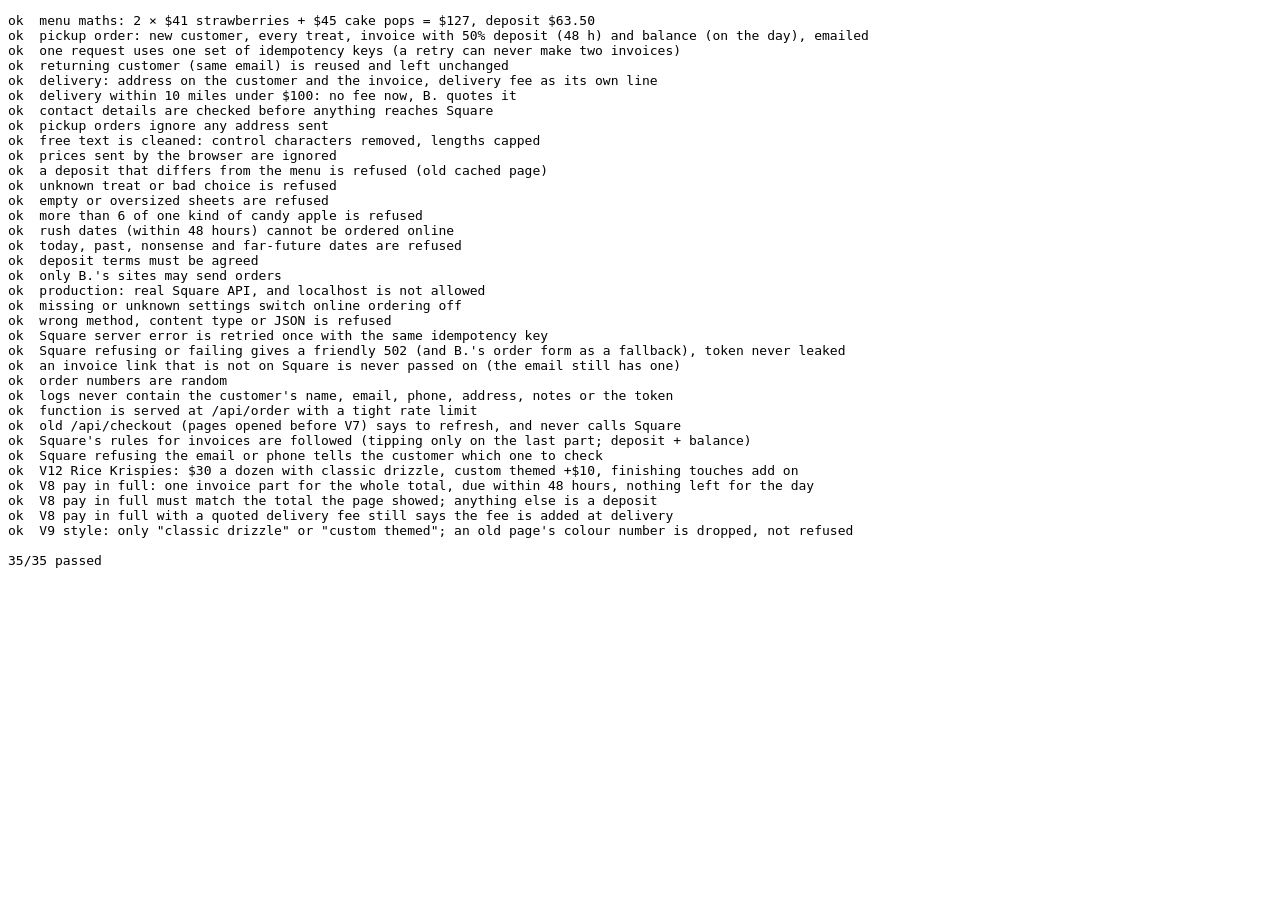
<file: tests/order.test.html>
<!doctype html>
<meta charset="utf-8">
<title>Order function tests</title>
<!-- Runs netlify/functions/order.mjs in the browser with Square faked.
     Serve the project folder (not public/) and open this page, e.g.
     python3 -m http.server --directory . 8766  →  http://127.0.0.1:8766/tests/order.test.html -->
<pre id="out">running…</pre>
<script type="module" src="order.test.js"></script>
</file>
<file: styles.css>
/* Luxury Bites by B. — V4 (2026-10-25): V3 + security hardening. Built from mockup D (full site). The rules below are D's originals;
   additions for the live build are at the end of the file. */
/* Fonts are hosted on this site (no Google Fonts requests). All three families are SIL Open Font License. */
@font-face {
  font-family: 'Bodoni Moda';
  font-style: italic;
  font-weight: 400;
  font-display: swap;
  src: url(fonts/bodoni-moda-italic-latin-ext-c2cfb9.woff2) format('woff2');
  unicode-range: U+0100-02BA, U+02BD-02C5, U+02C7-02CC, U+02CE-02D7, U+02DD-02FF, U+0304, U+0308, U+0329, U+1D00-1DBF, U+1E00-1E9F, U+1EF2-1EFF, U+2020, U+20A0-20AB, U+20AD-20C4, U+2113, U+2C60-2C7F, U+A720-A7FF;
}
@font-face {
  font-family: 'Bodoni Moda';
  font-style: italic;
  font-weight: 400;
  font-display: swap;
  src: url(fonts/bodoni-moda-italic-latin-07ad25.woff2) format('woff2');
  unicode-range: U+0000-00FF, U+0131, U+0152-0153, U+02BB-02BC, U+02C6, U+02DA, U+02DC, U+0304, U+0308, U+0329, U+2000-206F, U+20AC, U+2122, U+2191, U+2193, U+2212, U+2215, U+FEFF, U+FFFD;
}
@font-face {
  font-family: 'Bodoni Moda';
  font-style: normal;
  font-weight: 400;
  font-display: swap;
  src: url(fonts/bodoni-moda-normal-latin-ext-61936d.woff2) format('woff2');
  unicode-range: U+0100-02BA, U+02BD-02C5, U+02C7-02CC, U+02CE-02D7, U+02DD-02FF, U+0304, U+0308, U+0329, U+1D00-1DBF, U+1E00-1E9F, U+1EF2-1EFF, U+2020, U+20A0-20AB, U+20AD-20C4, U+2113, U+2C60-2C7F, U+A720-A7FF;
}
@font-face {
  font-family: 'Bodoni Moda';
  font-style: normal;
  font-weight: 400;
  font-display: swap;
  src: url(fonts/bodoni-moda-normal-latin-855ea6.woff2) format('woff2');
  unicode-range: U+0000-00FF, U+0131, U+0152-0153, U+02BB-02BC, U+02C6, U+02DA, U+02DC, U+0304, U+0308, U+0329, U+2000-206F, U+20AC, U+2122, U+2191, U+2193, U+2212, U+2215, U+FEFF, U+FFFD;
}
@font-face {
  font-family: 'Bodoni Moda';
  font-style: normal;
  font-weight: 600;
  font-display: swap;
  src: url(fonts/bodoni-moda-normal-latin-ext-61936d.woff2) format('woff2');
  unicode-range: U+0100-02BA, U+02BD-02C5, U+02C7-02CC, U+02CE-02D7, U+02DD-02FF, U+0304, U+0308, U+0329, U+1D00-1DBF, U+1E00-1E9F, U+1EF2-1EFF, U+2020, U+20A0-20AB, U+20AD-20C4, U+2113, U+2C60-2C7F, U+A720-A7FF;
}
@font-face {
  font-family: 'Bodoni Moda';
  font-style: normal;
  font-weight: 600;
  font-display: swap;
  src: url(fonts/bodoni-moda-normal-latin-855ea6.woff2) format('woff2');
  unicode-range: U+0000-00FF, U+0131, U+0152-0153, U+02BB-02BC, U+02C6, U+02DA, U+02DC, U+0304, U+0308, U+0329, U+2000-206F, U+20AC, U+2122, U+2191, U+2193, U+2212, U+2215, U+FEFF, U+FFFD;
}
@font-face {
  font-family: 'DM Sans';
  font-style: normal;
  font-weight: 400;
  font-display: swap;
  src: url(fonts/dm-sans-normal-latin-ext-f62989.woff2) format('woff2');
  unicode-range: U+0100-02BA, U+02BD-02C5, U+02C7-02CC, U+02CE-02D7, U+02DD-02FF, U+0304, U+0308, U+0329, U+1D00-1DBF, U+1E00-1E9F, U+1EF2-1EFF, U+2020, U+20A0-20AB, U+20AD-20C4, U+2113, U+2C60-2C7F, U+A720-A7FF;
}
@font-face {
  font-family: 'DM Sans';
  font-style: normal;
  font-weight: 400;
  font-display: swap;
  src: url(fonts/dm-sans-normal-latin-151a53.woff2) format('woff2');
  unicode-range: U+0000-00FF, U+0131, U+0152-0153, U+02BB-02BC, U+02C6, U+02DA, U+02DC, U+0304, U+0308, U+0329, U+2000-206F, U+20AC, U+2122, U+2191, U+2193, U+2212, U+2215, U+FEFF, U+FFFD;
}
@font-face {
  font-family: 'DM Sans';
  font-style: normal;
  font-weight: 500;
  font-display: swap;
  src: url(fonts/dm-sans-normal-latin-ext-f62989.woff2) format('woff2');
  unicode-range: U+0100-02BA, U+02BD-02C5, U+02C7-02CC, U+02CE-02D7, U+02DD-02FF, U+0304, U+0308, U+0329, U+1D00-1DBF, U+1E00-1E9F, U+1EF2-1EFF, U+2020, U+20A0-20AB, U+20AD-20C4, U+2113, U+2C60-2C7F, U+A720-A7FF;
}
@font-face {
  font-family: 'DM Sans';
  font-style: normal;
  font-weight: 500;
  font-display: swap;
  src: url(fonts/dm-sans-normal-latin-151a53.woff2) format('woff2');
  unicode-range: U+0000-00FF, U+0131, U+0152-0153, U+02BB-02BC, U+02C6, U+02DA, U+02DC, U+0304, U+0308, U+0329, U+2000-206F, U+20AC, U+2122, U+2191, U+2193, U+2212, U+2215, U+FEFF, U+FFFD;
}
@font-face {
  font-family: 'DM Sans';
  font-style: normal;
  font-weight: 700;
  font-display: swap;
  src: url(fonts/dm-sans-normal-latin-ext-f62989.woff2) format('woff2');
  unicode-range: U+0100-02BA, U+02BD-02C5, U+02C7-02CC, U+02CE-02D7, U+02DD-02FF, U+0304, U+0308, U+0329, U+1D00-1DBF, U+1E00-1E9F, U+1EF2-1EFF, U+2020, U+20A0-20AB, U+20AD-20C4, U+2113, U+2C60-2C7F, U+A720-A7FF;
}
@font-face {
  font-family: 'DM Sans';
  font-style: normal;
  font-weight: 700;
  font-display: swap;
  src: url(fonts/dm-sans-normal-latin-151a53.woff2) format('woff2');
  unicode-range: U+0000-00FF, U+0131, U+0152-0153, U+02BB-02BC, U+02C6, U+02DA, U+02DC, U+0304, U+0308, U+0329, U+2000-206F, U+20AC, U+2122, U+2191, U+2193, U+2212, U+2215, U+FEFF, U+FFFD;
}
@font-face {
  font-family: 'Pinyon Script';
  font-style: normal;
  font-weight: 400;
  font-display: swap;
  src: url(fonts/pinyon-script-normal-latin-ext-d3453f.woff2) format('woff2');
  unicode-range: U+0100-02BA, U+02BD-02C5, U+02C7-02CC, U+02CE-02D7, U+02DD-02FF, U+0304, U+0308, U+0329, U+1D00-1DBF, U+1E00-1E9F, U+1EF2-1EFF, U+2020, U+20A0-20AB, U+20AD-20C4, U+2113, U+2C60-2C7F, U+A720-A7FF;
}
@font-face {
  font-family: 'Pinyon Script';
  font-style: normal;
  font-weight: 400;
  font-display: swap;
  src: url(fonts/pinyon-script-normal-latin-a437a4.woff2) format('woff2');
  unicode-range: U+0000-00FF, U+0131, U+0152-0153, U+02BB-02BC, U+02C6, U+02DA, U+02DC, U+0304, U+0308, U+0329, U+2000-206F, U+20AC, U+2122, U+2191, U+2193, U+2212, U+2215, U+FEFF, U+FFFD;
}

/* Colours: one blue everywhere (#7db3e4, the section-number blue), chocolate browns, white backgrounds. */
:root{--paper:#f8f7f4;--paper2:#f4f4f2;--ink:#2b1f19;--muted:#6b5b50;--body:#3f332c;--accent:#7db3e4;--gold:#7db3e4;--rule:#2b1f19;--soft:#d8cdbf;--blue:#7db3e4;--sky:#7db3e4;--taupe:#e7dccb;--latte:#c8ab8c;--mocha:#7b5a44;--cocoa:#3a2a21}
*{box-sizing:border-box;margin:0;padding:0}
[hidden]{display:none!important}
body{background:linear-gradient(118deg,transparent 0 41%,rgba(160,140,120,.09) 41.6%,transparent 43.5%),linear-gradient(32deg,transparent 0 64%,rgba(160,140,120,.07) 64.4%,transparent 66%),linear-gradient(160deg,transparent 0 20%,rgba(160,140,120,.06) 20.3%,transparent 21.6%),var(--paper);background-attachment:fixed;color:var(--ink);font:16px/1.55 'DM Sans',system-ui,sans-serif}
a{color:inherit;text-decoration:none}
button,input,select,textarea{font:inherit;color:inherit}
button{cursor:pointer;background:none;border:0}
.pad{padding-left:40px;padding-right:40px}
/* details still needed from B. are marked with an asterisk */
.tbd{font-style:inherit;color:inherit}
.tbd::after{content:"*";color:var(--accent);font-weight:700;font-style:normal;margin-left:2px}
.draftbar{background:var(--cocoa);color:#eadfd2;font-size:12.5px;text-align:center;padding:7px 12px}
.kicker{font-size:12px;font-weight:700;letter-spacing:.2em;text-transform:uppercase}
.kicker .a{color:var(--accent)}
.cap{font:italic 400 14px/1.4 'Bodoni Moda',serif;color:var(--muted);margin-top:10px}
.cta{display:inline-flex;gap:10px;align-items:center;font-weight:700;font-size:13px;letter-spacing:.16em;text-transform:uppercase;border-bottom:2px solid var(--ink);padding-bottom:4px;transition:color .2s,border-color .2s}
.cta:hover{color:var(--accent);border-color:var(--accent)}
.ctas{display:flex;gap:28px;flex-wrap:wrap;margin-top:28px}

/* masthead */
.top{position:sticky;top:0;z-index:30;background:var(--paper);display:grid;grid-template-columns:1fr auto 1fr;align-items:center;height:60px;border-bottom:1px solid var(--rule);font-size:12px;font-weight:700;letter-spacing:.14em;text-transform:uppercase}
.top nav{display:flex;gap:30px}
.top nav a{padding:4px 0;border-bottom:1.5px solid transparent}
.top nav a:hover,.top nav a.on{border-color:var(--ink)}
.top .r{justify-self:end;display:flex;gap:24px;align-items:center}
.ordlink{color:var(--accent);display:flex;align-items:center}
.ordlink b{display:inline-grid;place-items:center;min-width:20px;height:20px;border-radius:10px;background:var(--accent);color:#fff;font-size:11px;margin-left:8px;padding:0 6px;letter-spacing:0}
.menubtn{display:none;font-size:12px;font-weight:700;letter-spacing:.14em;text-transform:uppercase}
.overlay{position:fixed;inset:0;z-index:80;background:var(--paper);padding:20px 22px;display:flex;flex-direction:column}
.overlay .x{align-self:flex-end;font-size:12px;font-weight:700;letter-spacing:.14em;text-transform:uppercase;padding:8px 0}
.overlay nav{margin-top:30px;display:grid}
.overlay nav a{font:400 42px/1.15 'Bodoni Moda',serif;display:flex;gap:14px;align-items:baseline;padding:8px 0;border-bottom:1px solid var(--soft)}
.overlay nav a span{font:italic 400 16px 'Bodoni Moda',serif;color:var(--accent);min-width:26px}
.overlay .meta{margin-top:auto;font-size:12px;font-weight:700;letter-spacing:.14em;text-transform:uppercase;color:var(--muted)}

/* home hero */
.hero{display:grid;grid-template-columns:7fr 5fr;gap:48px;padding-top:44px;padding-bottom:64px;border-bottom:1px solid var(--rule)}
.hero h1{font:400 clamp(58px,9vw,140px)/.9 'Bodoni Moda',serif;letter-spacing:-.02em;margin-top:24px}
.hero h1 em{color:var(--accent)}
.lede{max-width:470px;margin-top:30px;font-size:18px;color:var(--body)}
.lede b{color:var(--ink)}
.contents{margin-top:46px;border-top:1px solid var(--rule);max-width:540px}
.contents .kicker{display:block;padding:12px 0;border-bottom:1px solid var(--soft)}
.contents a{display:grid;grid-template-columns:44px 1fr auto;align-items:baseline;padding:10px 0;border-bottom:1px solid var(--soft);transition:padding .2s,color .2s}
.contents a:hover{padding-left:8px;color:var(--accent)}
.contents a b{font:italic 400 16px 'Bodoni Moda',serif;color:var(--accent)}
.contents a span{font:400 23px 'Bodoni Moda',serif}
.contents a i{font-style:normal;font-size:11px;font-weight:700;color:var(--muted);letter-spacing:.14em;text-transform:uppercase}
.fig .ph{aspect-ratio:3/4}
.marquee{background:var(--ink);color:var(--paper);overflow:hidden;white-space:nowrap;padding:16px 0}
.marquee div{display:inline-block;animation:slide 30s linear infinite;font:italic 400 24px/1 'Bodoni Moda',serif}
.marquee span{margin:0 26px;color:var(--gold);font-style:normal}
@keyframes slide{to{transform:translateX(-50%)}}

/* sections */
.sec{padding-top:84px;padding-bottom:84px;border-bottom:1px solid var(--rule)}
.sechead{display:grid;grid-template-columns:160px 1fr auto;align-items:end;gap:0 20px;margin-bottom:46px}
.sechead .num{font:400 96px/.8 'Bodoni Moda',serif;color:var(--accent)}
.sechead h2{font:400 clamp(40px,5vw,60px)/1 'Bodoni Moda',serif}
.sechead h2 em{font-style:italic}
.sechead .more{font-size:12px;font-weight:700;letter-spacing:.16em;text-transform:uppercase;border-bottom:1.5px solid var(--ink);padding-bottom:3px;white-space:nowrap}
.phead{padding-top:52px;padding-bottom:48px;border-bottom:1px solid var(--rule)}
.phead h1{font:400 clamp(60px,10vw,150px)/.88 'Bodoni Moda',serif;letter-spacing:-.02em;margin-top:18px}
.phead h1 em{color:var(--accent)}
.deck{font:italic 400 clamp(20px,2.2vw,26px)/1.4 'Bodoni Moda',serif;color:var(--body);max-width:780px;margin-top:22px}

/* index list */
.spread{display:grid;grid-template-columns:2fr 1fr;gap:28px;margin-bottom:56px}
.spread .big{aspect-ratio:16/10}
.spread .small{margin-top:120px}
.spread .small .ph{aspect-ratio:4/5}
.list{border-top:1px solid var(--rule)}
.row{display:grid;grid-template-columns:60px 1.3fr 1fr 120px;gap:24px;align-items:baseline;padding:22px 0;border-bottom:1px solid var(--soft);transition:background .2s,padding .2s;cursor:pointer}
.row:hover{background:var(--paper2);padding-left:12px;padding-right:12px}
.row .i{font:italic 400 18px 'Bodoni Moda',serif;color:var(--muted)}
.row h3{font:400 36px/1.05 'Bodoni Moda',serif}
.row p{color:var(--muted);font-size:15px}
.row .p{font:600 24px 'Bodoni Moda',serif;text-align:right}
.row .p small{display:block;font:500 11px 'DM Sans',sans-serif;letter-spacing:.12em;text-transform:uppercase;color:var(--muted)}
.peek{position:fixed;left:0;top:0;width:200px;height:260px;pointer-events:none;z-index:50;opacity:0;transition:opacity .2s;background:var(--g);box-shadow:0 20px 40px rgba(0,0,0,.25)}
.peek.show{opacity:1}
@media (hover:none){.peek{display:none}}

.pull{padding-top:100px;padding-bottom:100px;border-bottom:1px solid var(--rule);text-align:center}
.pull q{display:block;font:italic 400 clamp(40px,6vw,88px)/1.05 'Bodoni Moda',serif;quotes:none;max-width:1100px;margin:0 auto}
.pull q em{color:var(--accent)}
.pull cite{display:block;margin-top:24px;font-style:normal;font-size:12px;font-weight:700;letter-spacing:.2em;text-transform:uppercase;color:var(--muted)}

.feature{display:grid;grid-template-columns:1.2fr 1fr;gap:56px;align-items:center}
.feature.flip{grid-template-columns:1fr 1.2fr}
.feature.flip figure{order:2}
.feature .ph{aspect-ratio:4/3}
.feature h3{font:400 clamp(34px,4vw,54px)/1.05 'Bodoni Moda',serif;margin:14px 0 16px}
.feature h3 em{color:var(--accent)}
.feature p{font-size:17px;color:var(--body);margin-bottom:22px;max-width:520px}
.dropcap::first-letter{float:left;font:400 76px/.8 'Bodoni Moda',serif;color:var(--accent);padding:8px 10px 0 0}
.mini{list-style:none;border-top:1px solid var(--soft);margin-bottom:26px;max-width:520px}
.mini li{display:flex;justify-content:space-between;padding:10px 0;border-bottom:1px solid var(--soft);font:400 20px 'Bodoni Moda',serif}
.mini li span{font:600 18px 'Bodoni Moda',serif}

.how{display:grid;grid-template-columns:repeat(3,1fr)}
.how>div{padding:0 32px;border-left:1px solid var(--rule)}
.how>div:first-child{padding-left:0;border-left:0}
.how b{display:block;font:400 110px/.9 'Bodoni Moda',serif;color:transparent;-webkit-text-stroke:1.2px var(--ink);margin-bottom:18px}
.how h3{font:400 28px/1.15 'Bodoni Moda',serif;margin-bottom:8px}
.how p{color:var(--body)}
.igrid{display:grid;grid-template-columns:repeat(5,1fr);gap:16px}
.igrid .ph{aspect-ratio:4/5}

/* the treats page */
.filters{display:flex;flex-wrap:wrap;align-items:center;margin-top:30px;font-size:13px;font-weight:700;letter-spacing:.14em;text-transform:uppercase}
.filters button{padding:4px 0;color:var(--muted);letter-spacing:inherit;text-transform:inherit;font-weight:inherit;font-size:inherit;border-bottom:1.5px solid transparent}
.filters button.on{color:var(--ink);border-color:var(--ink)}
.filters span{margin:0 14px;color:var(--soft)}
.treat{display:grid;grid-template-columns:1fr 1fr;gap:64px;align-items:center;padding-top:72px;padding-bottom:72px;border-bottom:1px solid var(--rule);scroll-margin-top:60px}
.treat:nth-child(even) figure{order:2}
.treat .ph{aspect-ratio:4/5}
.treat .i{font:italic 400 22px 'Bodoni Moda',serif;color:var(--accent)}
.treat .incart{margin-left:14px;font-size:11px;font-weight:700;letter-spacing:.14em;text-transform:uppercase;background:var(--accent);color:#fff;padding:3px 8px;vertical-align:4px}
.treat h2{font:400 clamp(40px,4.8vw,64px)/1 'Bodoni Moda',serif;margin:8px 0 14px}
.blurb{font-size:17px;color:var(--body);max-width:480px}
.prices{margin:22px 0 26px;max-width:420px}
.prices div,.ln{display:flex;align-items:baseline;gap:8px;padding:5px 0;font-size:15px}
.prices div::after,.ln::after{content:'';order:1;flex:1;border-bottom:1.5px dotted #c8c2ba;transform:translateY(-4px)}
.prices div span:last-child,.ln span:last-child{order:2;font:600 18px 'Bodoni Moda',serif}
.sentence{font:400 clamp(21px,2.2vw,26px)/1.75 'Bodoni Moda',serif;max-width:580px;padding-top:20px;border-top:1px solid var(--soft)}
.sentence select{appearance:none;-webkit-appearance:none;border:0;border-bottom:1.5px solid var(--accent);border-radius:0;padding:0 18px 0 2px;font-family:'Bodoni Moda',serif;font-style:italic;font-size:inherit;line-height:1.3;color:var(--accent);cursor:pointer;max-width:100%;
  background:transparent url("data:image/svg+xml,%3Csvg xmlns='http://www.w3.org/2000/svg' width='10' height='6'%3E%3Cpath d='M0 0l5 6 5-6z' fill='%237db3e4'/%3E%3C/svg%3E") no-repeat right 3px center}
.sentence select:focus{outline:2px solid var(--gold);outline-offset:2px}
.addrow{display:flex;align-items:center;gap:16px;margin-top:24px;flex-wrap:wrap}
.qty{display:inline-flex;align-items:center;border:1px solid var(--ink);height:46px}
.qty button{width:40px;height:100%;font-size:18px;transition:background .2s,color .2s}
.qty button:hover{background:var(--ink);color:var(--paper)}
.qty span{min-width:28px;text-align:center;font-weight:700}
.addbtn{height:46px;padding:0 24px;background:var(--ink);color:var(--paper);font-size:12.5px;font-weight:700;letter-spacing:.16em;text-transform:uppercase;transition:background .2s}
.addbtn:hover{background:var(--accent)}
.lineprice{font:600 28px 'Bodoni Moda',serif;margin-left:auto}

/* party */
.tiers{display:grid;grid-template-columns:repeat(3,1fr)}
.tier{padding:0 36px;border-left:1px solid var(--rule);display:flex;flex-direction:column}
.tier:first-child{padding-left:0;border-left:0}
.tier:last-child{padding-right:0}
.tier .pick{display:inline-block;font:700 11px 'DM Sans',sans-serif;letter-spacing:.18em;text-transform:uppercase;background:var(--accent);color:#fff;padding:3px 8px;margin-left:10px;vertical-align:3px}
.tier .i{font:italic 400 20px 'Bodoni Moda',serif;color:var(--accent)}
.tier h3{font:400 44px/1 'Bodoni Moda',serif;margin:6px 0 8px}
.tier .serves{font-size:12px;font-weight:700;letter-spacing:.16em;text-transform:uppercase;color:var(--muted)}
.tier .price{font:400 68px/1 'Bodoni Moda',serif;margin:26px 0 4px}
.tier .from{font-size:12px;font-weight:700;letter-spacing:.14em;text-transform:uppercase;color:var(--muted);margin-bottom:22px}
.tier ul{list-style:none;border-top:1px solid var(--soft);margin-bottom:30px}
.tier li{padding:10px 0;border-bottom:1px solid var(--soft);font-size:15px}
.tier .cta{margin-top:auto;align-self:flex-start}

/* the maker */
.article{display:grid;grid-template-columns:5fr 7fr;gap:64px;padding-top:64px;padding-bottom:84px;border-bottom:1px solid var(--rule)}
.article figure{position:sticky;top:90px;align-self:start}
.article .ph{aspect-ratio:3/4}
.byline{font-size:12px;font-weight:700;letter-spacing:.16em;text-transform:uppercase;color:var(--muted);padding-bottom:18px;border-bottom:1px solid var(--soft);margin-bottom:28px}
.body{columns:2;column-gap:40px;font-size:17px;color:var(--body)}
.body p{margin-bottom:16px}
.body p:first-child::first-letter{float:left;font:400 84px/.8 'Bodoni Moda',serif;color:var(--accent);padding:8px 10px 0 0}
.article blockquote{font:italic 400 clamp(30px,3.4vw,44px)/1.15 'Bodoni Moda',serif;border-top:1px solid var(--rule);border-bottom:1px solid var(--rule);padding:28px 0;margin:36px 0}
.article blockquote em{color:var(--accent)}
.vals{display:grid;grid-template-columns:repeat(3,1fr)}
.vals>div{padding:0 32px;border-left:1px solid var(--rule)}
.vals>div:first-child{padding-left:0;border-left:0}
.vals b{font:italic 400 22px 'Bodoni Moda',serif;color:var(--accent)}
.vals h3{font:400 32px/1.1 'Bodoni Moda',serif;margin:8px 0}
.vals p{color:var(--body)}

/* fine print */
.fp{display:grid;grid-template-columns:260px 1fr;gap:64px;padding-top:56px;padding-bottom:84px;border-bottom:1px solid var(--rule)}
.fp aside{position:sticky;top:90px;align-self:start;border-top:1px solid var(--rule)}
.fp aside button{display:flex;gap:12px;width:100%;text-align:left;padding:11px 0;border-bottom:1px solid var(--soft);font:400 21px 'Bodoni Moda',serif}
.fp aside button i{font-size:15px;color:var(--accent)}
.fp aside button:hover{color:var(--accent)}
.qa{margin-bottom:56px;scroll-margin-top:80px}
.qa>h2{font-size:12px;font-weight:700;letter-spacing:.2em;text-transform:uppercase;color:var(--accent);padding-bottom:12px;border-bottom:1px solid var(--rule)}
.q{display:grid;grid-template-columns:1fr 1.25fr;gap:32px;padding:22px 0;border-bottom:1px solid var(--soft)}
.q h3{font:italic 400 24px/1.25 'Bodoni Moda',serif}
.q p{color:var(--body)}
.q a{color:var(--accent);text-decoration:underline}

/* order sheet */
.sheet{display:grid;grid-template-columns:7fr 5fr;gap:64px;padding-top:52px;padding-bottom:84px;border-bottom:1px solid var(--rule)}
.sheet h2{font:400 38px/1 'Bodoni Moda',serif;margin-bottom:18px;display:flex;gap:16px;align-items:baseline}
.sheet h2 i{font-size:18px;color:var(--accent)}
.sel{border-top:1px solid var(--rule);margin-bottom:60px}
.it{display:grid;grid-template-columns:40px 1fr auto 90px;gap:18px;align-items:center;padding:18px 0;border-bottom:1px solid var(--soft)}
.it .i{font:italic 400 18px 'Bodoni Moda',serif;color:var(--muted)}
.it h3{font:400 24px/1.1 'Bodoni Moda',serif}
.it .d{font-size:13.5px;color:var(--muted);margin-top:2px}
.it .rm{font-size:11px;font-weight:700;letter-spacing:.14em;text-transform:uppercase;color:var(--muted);text-decoration:underline;margin-top:6px}
.it .qty{height:38px}.it .qty button{width:34px}
.it .pr{font:600 20px 'Bodoni Moda',serif;text-align:right}
.empty{padding:26px 0;border-bottom:1px solid var(--soft);font:italic 400 22px 'Bodoni Moda',serif;color:var(--muted)}
.empty a{color:var(--accent);border-bottom:1px solid var(--accent)}
.fields{display:grid;grid-template-columns:1fr 1fr;gap:28px 32px}
.fields .full{grid-column:1/-1}
.fl label,.fl .t{display:block;font-size:11.5px;font-weight:700;letter-spacing:.16em;text-transform:uppercase;color:var(--muted);margin-bottom:4px}
.fl label small{font-weight:500;letter-spacing:.04em;text-transform:none}
.fl input,.fl select,.fl textarea{width:100%;border:0;border-bottom:1.5px solid var(--ink);border-radius:0;background:transparent;padding:8px 0;font:400 21px 'Bodoni Moda',serif}
.fl textarea{min-height:84px;resize:vertical;font-size:19px}
.fl input:focus,.fl select:focus,.fl textarea:focus{outline:none;border-color:var(--accent)}
.fl input::placeholder,.fl textarea::placeholder{color:#9a938b;font-style:italic}
.toggle{display:flex;border:1px solid var(--ink)}
.toggle button{flex:1;padding:12px;font-size:12px;font-weight:700;letter-spacing:.16em;text-transform:uppercase}
.toggle button.on{background:var(--ink);color:var(--paper)}
.note{font-size:14px;color:var(--body);margin-top:10px}
.note.warn{color:var(--ink);background:var(--taupe);border-left:3px solid var(--ink);padding:10px 12px}
.err{border-color:#b3261e!important}
.errmsg{color:#b3261e;font-weight:700;font-size:14px;margin-top:14px}
.ledger{position:sticky;top:84px;align-self:start;background:#fff;padding:32px;border:1px solid var(--soft);border-top:10px solid var(--sky);border-radius:8px}
.ledger .kicker{display:block;margin-bottom:16px}
.ledger .tot{font-weight:700;font-size:16px;border-top:1px solid var(--rule);margin-top:10px;padding-top:16px}
.ledger .tot span:last-child{font-size:30px}
.ledger .dep{color:var(--accent);font-weight:700}
.ledger .fine{font-size:13px;color:var(--muted);margin-top:16px}
.agree{display:flex;gap:10px;margin-top:20px;font-size:14px;cursor:pointer}
.agree input{accent-color:var(--ink);width:18px;height:18px;flex:none;margin-top:2px}
.send{width:100%;margin-top:20px;height:60px;background:var(--ink);color:var(--paper);font-size:13px;font-weight:700;letter-spacing:.18em;text-transform:uppercase;transition:background .2s}
.send:hover{background:var(--accent)}
.thanks{padding-top:72px;padding-bottom:90px;border-bottom:1px solid var(--rule)}
.thanks h1{font:400 clamp(64px,11vw,160px)/.88 'Bodoni Moda',serif;letter-spacing:-.02em;margin:22px 0 34px}
.thanks h1 em{color:var(--accent)}
.thanks .how{grid-template-columns:repeat(4,1fr);margin-top:64px}
.thanks .how b{font-size:90px}
.thanks .how h3{font-size:24px}
.thanks .fine{font-size:13px;color:var(--muted);margin-top:40px}

/* footer, bar, toast */
footer{padding-top:64px;padding-bottom:40px}
footer .word{font:400 clamp(64px,15vw,240px)/.85 'Bodoni Moda',serif;letter-spacing:-.03em;padding-bottom:.16em}
footer .word em{color:var(--accent)}
footer .links{display:flex;flex-wrap:wrap;gap:12px 28px;margin-top:30px;padding-top:18px;border-top:1px solid var(--rule);font-size:12px;font-weight:700;letter-spacing:.14em;text-transform:uppercase}
footer .links a:hover{color:var(--accent)}
footer .links .sp{margin-left:auto;color:var(--muted)}
.bar{display:none;position:fixed;left:0;right:0;bottom:0;z-index:40;align-items:center;justify-content:space-between;gap:12px;padding:12px 18px;background:var(--ink);color:var(--paper)}
.bar b{font:600 20px 'Bodoni Moda',serif}.bar small{display:block;font-size:12px;opacity:.7}
.bar a{font-size:12px;font-weight:700;letter-spacing:.16em;text-transform:uppercase;border-bottom:1.5px solid var(--gold);color:var(--gold);padding-bottom:2px}
.toast{position:fixed;left:50%;bottom:28px;z-index:70;display:flex;align-items:center;gap:18px;transform:translate(-50%,20px);opacity:0;pointer-events:none;background:var(--ink);color:var(--paper);padding:14px 18px;font-size:14px;transition:all .25s;box-shadow:0 12px 30px rgba(0,0,0,.25);white-space:nowrap}
.toast.show{opacity:1;transform:translate(-50%,0);pointer-events:auto}
.toast i{font-family:'Bodoni Moda',serif}
.toast a{font-size:11.5px;font-weight:700;letter-spacing:.16em;text-transform:uppercase;color:var(--gold);border-bottom:1px solid var(--gold)}

/* photo placeholders */
.ph{position:relative;overflow:hidden;background:var(--g)}
.ph>img{position:absolute;inset:0;width:100%;height:100%;object-fit:cover;z-index:1}
.ph::after{content:attr(data-label);position:absolute;left:12px;bottom:10px;font-size:10px;font-weight:700;letter-spacing:.16em;text-transform:uppercase;color:rgba(255,255,255,.9);text-shadow:0 1px 3px rgba(0,0,0,.35)}
.straw{--g:radial-gradient(120% 90% at 30% 25%,#d9485c 0,#8e1f32 45%,#3a1812 100%)}
.pops{--g:radial-gradient(120% 90% at 35% 25%,#fbd6df 0,#e7a1b5 50%,#b36a82 100%)}
.pretz{--g:radial-gradient(120% 90% at 30% 25%,#f0c890 0,#b97a3e 50%,#5c3518 100%)}
.sicle{--g:radial-gradient(120% 90% at 30% 25%,#f4ecfa 0,#c9b3e0 55%,#8d73ad 100%)}
.crisp{--g:radial-gradient(120% 90% at 30% 25%,#fbf0cf 0,#e2bf6b 55%,#a57a2a 100%)}
.oreo{--g:radial-gradient(120% 90% at 30% 25%,#f1ece6 0,#8c7a70 50%,#231a16 100%)}
.apple{--g:radial-gradient(120% 90% at 30% 25%,#ff7b7b 0,#c1121f 50%,#5e0b12 100%)}
.box{--g:radial-gradient(120% 90% at 30% 25%,#ffffff 0,#efe2cf 55%,#b99865 100%)}
.table{--g:radial-gradient(120% 90% at 70% 20%,#8a5a44 0,#4a2e22 45%,#1f1410 100%)}

@media (max-width:900px){
  .pad{padding-left:18px;padding-right:18px}
  .top{grid-template-columns:1fr auto}
  .top nav,.top .ig{display:none}
  .menubtn{display:block}
  .hero,.feature,.feature.flip,.treat,.article,.fp,.sheet{grid-template-columns:1fr;gap:32px}
  .feature.flip figure,.treat:nth-child(even) figure{order:0}
  .sechead{grid-template-columns:80px 1fr;row-gap:14px}
  .sechead .num{font-size:60px}
  .sechead .more{grid-column:2;justify-self:start}
  .spread{grid-template-columns:1fr}.spread .small{margin-top:0}
  .row{grid-template-columns:34px 1fr auto;gap:4px 12px}.row p{grid-column:2/4;grid-row:2}.row h3{font-size:27px}
  .how,.thanks .how,.vals,.tiers{grid-template-columns:1fr;gap:40px}
  .how>div,.vals>div,.tier{padding:0;border:0}
  .tier{border-top:1px solid var(--rule);padding-top:28px}
  .tier:first-child{border-top:0;padding-top:0}
  .igrid{grid-template-columns:1fr 1fr}
  .treat{padding-top:48px;padding-bottom:48px}
  .article figure,.fp aside,.ledger{position:static}
  .fp aside{display:none}
  .body{columns:1}
  .q{grid-template-columns:1fr;gap:6px}
  .fields{grid-template-columns:1fr}
  .it{grid-template-columns:30px 1fr auto;gap:8px 12px}
  .it .qty{grid-column:2;grid-row:2;justify-self:start}
  .it .pr{grid-column:3;grid-row:1}
  .ledger{padding:24px 20px}
  body.hassheet:not(.onorder) .bar{display:flex}
  body.hassheet:not(.onorder) footer{padding-bottom:100px}
  body.hassheet:not(.onorder) .toast{bottom:88px}
  .toast{white-space:normal;width:calc(100% - 32px)}
}


/* ---------- additions for the live build ---------- */
:focus-visible{outline:2px solid var(--accent);outline-offset:3px}
.skip{position:absolute;left:12px;top:-60px;z-index:100;background:var(--ink);color:var(--paper);padding:10px 14px}
.skip:focus{top:12px}
.sentence .fixed{font-style:italic;color:var(--accent)}
.glink{display:block}
.glink .ph>img{transition:transform .5s ease}
.glink:hover .ph>img{transform:scale(1.04)}
.peek{overflow:hidden}
.peek>img{width:100%;height:100%;object-fit:cover}
.draftbar button{margin-left:10px;color:var(--gold);text-decoration:underline;font-size:12px}
.prices .ea{font:500 11px 'DM Sans',sans-serif;letter-spacing:.12em;text-transform:uppercase;color:var(--muted);margin-left:4px}
.touches{margin-top:18px;max-width:580px}
.touches .t{display:block;font-size:11.5px;font-weight:700;letter-spacing:.16em;text-transform:uppercase;color:var(--muted);margin-bottom:8px}
.touches .chips{display:flex;flex-wrap:wrap;gap:6px 8px}
.touch{padding:6px 11px;border:1px solid var(--soft);font-size:13.5px;color:var(--body);transition:background .15s,border-color .15s,color .15s}
.touch small{color:var(--muted);margin-left:3px}
.touch:hover{border-color:var(--ink)}
.touch[aria-pressed="true"]{background:var(--ink);border-color:var(--ink);color:var(--paper)}
.touch[aria-pressed="true"] small{color:var(--gold)}
.fl input[type="time"],.fl input[type="date"]{min-height:44px}
.handoff{margin-top:14px;padding:14px 16px;border-left:3px solid var(--accent);background:var(--paper);font-size:14px;color:var(--body)}
.handoff b{color:var(--ink)}
.thanks .big{display:inline-flex;margin-top:8px;padding:18px 26px;background:var(--ink);color:var(--paper);font-size:13px;font-weight:700;letter-spacing:.18em;text-transform:uppercase;transition:background .2s}
.thanks .big:hover{background:var(--accent)}
.linkbtn{font-size:12px;font-weight:700;letter-spacing:.14em;text-transform:uppercase;color:var(--muted);text-decoration:underline}
.ordlink{white-space:nowrap}
@media (max-width:1180px){
  .top .ig{display:none}
  .top nav{gap:22px}
}
@media (max-width:900px){
  .top{height:56px}
  .qa{scroll-margin-top:70px}
}
@media (prefers-reduced-motion:reduce){
  .marquee div{animation:none}
  *{transition:none!important}
}

/* ---------- flyer-style panels ---------- */
.top{background:rgba(248,247,244,.94);-webkit-backdrop-filter:blur(8px);backdrop-filter:blur(8px)}
.overlay{background:var(--paper)}
.pull{background:var(--blue)}
.row:hover{background:var(--paper2)}
.handoff{background:var(--paper2);border-left-color:var(--accent)}
.igrid .ph,.spread .ph,.fig .ph,.feature .ph,.treat .ph,.article .ph{border:4px solid var(--ink)}
.tiers{gap:28px}
.tier,.tier:first-child,.tier:last-child{padding:30px 28px 32px;border:5px solid var(--ink);background:var(--taupe)}
.tier:nth-child(2){background:var(--blue)}
.tier ul{border-top-color:rgba(20,20,20,.25)}
.tier li{border-bottom-color:rgba(20,20,20,.18)}
.tier .note-sm{font-size:13px;color:var(--body);margin:-14px 0 24px}
.policy{border:5px solid var(--ink);background:#fff;padding:34px 36px;display:grid;grid-template-columns:1fr 1.5fr;gap:40px;align-items:start}
.policy .script{font:400 clamp(34px,4vw,52px)/1 'Pinyon Script',cursive}
.policy h3{font:400 clamp(28px,3vw,40px)/1.05 'Bodoni Moda',serif;text-transform:uppercase;letter-spacing:.08em;margin-top:6px}
.policy ul{list-style:none;border-top:1px solid var(--rule)}
.policy li{padding:13px 0 13px 26px;border-bottom:1px solid var(--soft);position:relative;color:var(--body)}
.policy li::before{content:"⚜";position:absolute;left:0;top:13px;color:var(--accent)}
.policy li b{color:var(--ink)}
.policy .contact{margin-top:22px;font-size:14px;color:var(--body)}
.policy .contact a{color:var(--accent);border-bottom:1px solid var(--accent)}
@media (max-width:900px){
  .tier,.tier:first-child,.tier:last-child{border:5px solid var(--ink);padding:26px 22px}
  .policy{grid-template-columns:1fr;gap:20px;padding:26px 22px}
}

/* ---------- chocolate & latte ---------- */
.sechead .num,.phead h1 em,.kicker .a,.row .i,.treat .i,.tier .i,.vals b,.qa>h2,.fp aside button i{color:var(--mocha)}
.marquee{background:var(--cocoa)}
.marquee span{color:var(--latte)}
.sec--taupe{background:var(--taupe)}
.sec--blue{background:var(--blue)}
.sec--taupe .row:hover{background:rgba(255,255,255,.45)}
.treat:nth-child(even){background:var(--taupe)}
.contents a b{color:var(--mocha)}
.pull{background:var(--taupe)}
.pull q em{color:var(--mocha)}
.ledger{border-top-color:var(--latte)}
.ledger .dep{color:var(--mocha)}
.incart,.tier .pick{background:var(--mocha)}
.send,.addbtn{background:var(--cocoa)}
.send:hover,.addbtn:hover{background:var(--mocha)}
.toggle button.on{background:var(--cocoa)}
.bar{background:var(--cocoa)}
.bar a,.toast a{color:var(--latte);border-color:var(--latte)}
.toast{background:var(--cocoa)}
footer{background:var(--taupe);border-top:5px solid var(--ink)}
footer .word em{color:var(--mocha)}
.policy li::before{color:var(--mocha)}
.tier:nth-child(2){background:var(--blue)}

/* ---------- V2 colours: one matching blue, lighter blue accent, D-style banner ---------- */
:root{--accent:#7db3e4;--accent-ink:#7db3e4}
/* small text uses a deeper shade of the same blue so it stays readable */
.tbd::after,.qa>h2,.q a,.empty a,.policy .contact a,.fp aside button i,.fp aside button:hover,
.contents a:hover,footer .links a:hover,.cta:hover,.sentence .fixed,.feature h3 em,
.dropcap::first-letter,.body p:first-child::first-letter{color:var(--accent-ink)}
.q a,.empty a,.policy .contact a,.cta:hover{border-color:var(--accent-ink)}
.sentence select{color:var(--accent-ink);border-bottom-color:var(--accent);
  background:transparent url("data:image/svg+xml,%3Csvg xmlns='http://www.w3.org/2000/svg' width='10' height='6'%3E%3Cpath d='M0 0l5 6 5-6z' fill='%237db3e4'/%3E%3C/svg%3E") no-repeat right 3px center}
:focus-visible{outline-color:var(--accent-ink)}
.fl input:focus,.fl select:focus,.fl textarea:focus{border-color:var(--accent-ink)}
/* "Order sheet" is a pill in the panel blue */
.ordlink{background:var(--blue);color:var(--ink);padding:7px 8px 7px 14px;border-radius:999px;border:1px solid #7db3e4}
.ordlink b{background:var(--accent);color:var(--ink)}
/* scrolling banner: black with white words, like the original D mockup */
.marquee{background:#141010;color:#fff}
.marquee span{color:#c9a46a}
/* one blue for every tinted section and box */
.sec--taupe,.sec--blue,.pull,.treat:nth-child(even),.tier,.tier:first-child,.tier:last-child,.tier:nth-child(2),footer{background:var(--blue)}
.sec--taupe .row:hover,.sec--blue .row:hover{background:rgba(255,255,255,.5)}
/* white "made for you." with a soft shadow so it reads on the blue */
.feature.flip h3 em{color:#fff;text-shadow:0 1px 3px rgba(43,31,25,.45)}
/* keep "each" small and spaced after candy apple prices */
.prices div span.ea{order:0;font:500 11px 'DM Sans',sans-serif;letter-spacing:.12em;text-transform:uppercase;color:var(--muted);margin-left:6px}

/* ---------- white backgrounds, theme-blue section numbers ---------- */
:root{--paper:#ffffff}
.top{background:rgba(255,255,255,.94)}
.sec--taupe,.sec--blue,.pull,.treat:nth-child(even),footer{background:transparent}
.tier,.tier:first-child,.tier:last-child,.tier:nth-child(2){background:#fff}
.sec--taupe .row:hover,.sec--blue .row:hover{background:var(--paper2)}
.sechead .num{color:var(--accent)}
/* white text would vanish on white, so "made for you." goes theme blue */
.feature.flip h3 em{color:var(--accent);text-shadow:none}
/* plain white page (the marble streaks showed as gray lines on white) */
body{background:#fff}

/* ---------- one blue everywhere: the section-number blue #7db3e4 ---------- */
:root{--accent:#7db3e4;--accent-ink:#7db3e4;--gold:#7db3e4;--sky:#7db3e4;--blue:#7db3e4;--paper2:#f4f4f2}
.sentence select{background:transparent url("data:image/svg+xml,%3Csvg xmlns='http://www.w3.org/2000/svg' width='10' height='6'%3E%3Cpath d='M0 0l5 6 5-6z' fill='%237db3e4'/%3E%3C/svg%3E") no-repeat right 3px center}
.ordlink{border-color:#7db3e4}
.ordlink b{background:#fff;color:var(--ink)}
</file>
<file: public/styles.css>
/* Luxury Bites by B. — V4 (2026-10-25): V3 + security hardening. Built from mockup D (full site). The rules below are D's originals;
   additions for the live build are at the end of the file. */
/* Fonts are hosted on this site (no Google Fonts requests). All three families are SIL Open Font License. */
@font-face {
  font-family: 'Bodoni Moda';
  font-style: italic;
  font-weight: 400;
  font-display: swap;
  src: url(fonts/bodoni-moda-italic-latin-ext-c2cfb9.woff2) format('woff2');
  unicode-range: U+0100-02BA, U+02BD-02C5, U+02C7-02CC, U+02CE-02D7, U+02DD-02FF, U+0304, U+0308, U+0329, U+1D00-1DBF, U+1E00-1E9F, U+1EF2-1EFF, U+2020, U+20A0-20AB, U+20AD-20C4, U+2113, U+2C60-2C7F, U+A720-A7FF;
}
@font-face {
  font-family: 'Bodoni Moda';
  font-style: italic;
  font-weight: 400;
  font-display: swap;
  src: url(fonts/bodoni-moda-italic-latin-07ad25.woff2) format('woff2');
  unicode-range: U+0000-00FF, U+0131, U+0152-0153, U+02BB-02BC, U+02C6, U+02DA, U+02DC, U+0304, U+0308, U+0329, U+2000-206F, U+20AC, U+2122, U+2191, U+2193, U+2212, U+2215, U+FEFF, U+FFFD;
}
@font-face {
  font-family: 'Bodoni Moda';
  font-style: normal;
  font-weight: 400;
  font-display: swap;
  src: url(fonts/bodoni-moda-normal-latin-ext-61936d.woff2) format('woff2');
  unicode-range: U+0100-02BA, U+02BD-02C5, U+02C7-02CC, U+02CE-02D7, U+02DD-02FF, U+0304, U+0308, U+0329, U+1D00-1DBF, U+1E00-1E9F, U+1EF2-1EFF, U+2020, U+20A0-20AB, U+20AD-20C4, U+2113, U+2C60-2C7F, U+A720-A7FF;
}
@font-face {
  font-family: 'Bodoni Moda';
  font-style: normal;
  font-weight: 400;
  font-display: swap;
  src: url(fonts/bodoni-moda-normal-latin-855ea6.woff2) format('woff2');
  unicode-range: U+0000-00FF, U+0131, U+0152-0153, U+02BB-02BC, U+02C6, U+02DA, U+02DC, U+0304, U+0308, U+0329, U+2000-206F, U+20AC, U+2122, U+2191, U+2193, U+2212, U+2215, U+FEFF, U+FFFD;
}
@font-face {
  font-family: 'Bodoni Moda';
  font-style: normal;
  font-weight: 600;
  font-display: swap;
  src: url(fonts/bodoni-moda-normal-latin-ext-61936d.woff2) format('woff2');
  unicode-range: U+0100-02BA, U+02BD-02C5, U+02C7-02CC, U+02CE-02D7, U+02DD-02FF, U+0304, U+0308, U+0329, U+1D00-1DBF, U+1E00-1E9F, U+1EF2-1EFF, U+2020, U+20A0-20AB, U+20AD-20C4, U+2113, U+2C60-2C7F, U+A720-A7FF;
}
@font-face {
  font-family: 'Bodoni Moda';
  font-style: normal;
  font-weight: 600;
  font-display: swap;
  src: url(fonts/bodoni-moda-normal-latin-855ea6.woff2) format('woff2');
  unicode-range: U+0000-00FF, U+0131, U+0152-0153, U+02BB-02BC, U+02C6, U+02DA, U+02DC, U+0304, U+0308, U+0329, U+2000-206F, U+20AC, U+2122, U+2191, U+2193, U+2212, U+2215, U+FEFF, U+FFFD;
}
@font-face {
  font-family: 'DM Sans';
  font-style: normal;
  font-weight: 400;
  font-display: swap;
  src: url(fonts/dm-sans-normal-latin-ext-f62989.woff2) format('woff2');
  unicode-range: U+0100-02BA, U+02BD-02C5, U+02C7-02CC, U+02CE-02D7, U+02DD-02FF, U+0304, U+0308, U+0329, U+1D00-1DBF, U+1E00-1E9F, U+1EF2-1EFF, U+2020, U+20A0-20AB, U+20AD-20C4, U+2113, U+2C60-2C7F, U+A720-A7FF;
}
@font-face {
  font-family: 'DM Sans';
  font-style: normal;
  font-weight: 400;
  font-display: swap;
  src: url(fonts/dm-sans-normal-latin-151a53.woff2) format('woff2');
  unicode-range: U+0000-00FF, U+0131, U+0152-0153, U+02BB-02BC, U+02C6, U+02DA, U+02DC, U+0304, U+0308, U+0329, U+2000-206F, U+20AC, U+2122, U+2191, U+2193, U+2212, U+2215, U+FEFF, U+FFFD;
}
@font-face {
  font-family: 'DM Sans';
  font-style: normal;
  font-weight: 500;
  font-display: swap;
  src: url(fonts/dm-sans-normal-latin-ext-f62989.woff2) format('woff2');
  unicode-range: U+0100-02BA, U+02BD-02C5, U+02C7-02CC, U+02CE-02D7, U+02DD-02FF, U+0304, U+0308, U+0329, U+1D00-1DBF, U+1E00-1E9F, U+1EF2-1EFF, U+2020, U+20A0-20AB, U+20AD-20C4, U+2113, U+2C60-2C7F, U+A720-A7FF;
}
@font-face {
  font-family: 'DM Sans';
  font-style: normal;
  font-weight: 500;
  font-display: swap;
  src: url(fonts/dm-sans-normal-latin-151a53.woff2) format('woff2');
  unicode-range: U+0000-00FF, U+0131, U+0152-0153, U+02BB-02BC, U+02C6, U+02DA, U+02DC, U+0304, U+0308, U+0329, U+2000-206F, U+20AC, U+2122, U+2191, U+2193, U+2212, U+2215, U+FEFF, U+FFFD;
}
@font-face {
  font-family: 'DM Sans';
  font-style: normal;
  font-weight: 700;
  font-display: swap;
  src: url(fonts/dm-sans-normal-latin-ext-f62989.woff2) format('woff2');
  unicode-range: U+0100-02BA, U+02BD-02C5, U+02C7-02CC, U+02CE-02D7, U+02DD-02FF, U+0304, U+0308, U+0329, U+1D00-1DBF, U+1E00-1E9F, U+1EF2-1EFF, U+2020, U+20A0-20AB, U+20AD-20C4, U+2113, U+2C60-2C7F, U+A720-A7FF;
}
@font-face {
  font-family: 'DM Sans';
  font-style: normal;
  font-weight: 700;
  font-display: swap;
  src: url(fonts/dm-sans-normal-latin-151a53.woff2) format('woff2');
  unicode-range: U+0000-00FF, U+0131, U+0152-0153, U+02BB-02BC, U+02C6, U+02DA, U+02DC, U+0304, U+0308, U+0329, U+2000-206F, U+20AC, U+2122, U+2191, U+2193, U+2212, U+2215, U+FEFF, U+FFFD;
}
@font-face {
  font-family: 'Pinyon Script';
  font-style: normal;
  font-weight: 400;
  font-display: swap;
  src: url(fonts/pinyon-script-normal-latin-ext-d3453f.woff2) format('woff2');
  unicode-range: U+0100-02BA, U+02BD-02C5, U+02C7-02CC, U+02CE-02D7, U+02DD-02FF, U+0304, U+0308, U+0329, U+1D00-1DBF, U+1E00-1E9F, U+1EF2-1EFF, U+2020, U+20A0-20AB, U+20AD-20C4, U+2113, U+2C60-2C7F, U+A720-A7FF;
}
@font-face {
  font-family: 'Pinyon Script';
  font-style: normal;
  font-weight: 400;
  font-display: swap;
  src: url(fonts/pinyon-script-normal-latin-a437a4.woff2) format('woff2');
  unicode-range: U+0000-00FF, U+0131, U+0152-0153, U+02BB-02BC, U+02C6, U+02DA, U+02DC, U+0304, U+0308, U+0329, U+2000-206F, U+20AC, U+2122, U+2191, U+2193, U+2212, U+2215, U+FEFF, U+FFFD;
}

/* Colours: one blue everywhere (#7db3e4, the section-number blue), chocolate browns, white backgrounds. */
:root{--paper:#f8f7f4;--paper2:#f4f4f2;--ink:#2b1f19;--muted:#6b5b50;--body:#3f332c;--accent:#7db3e4;--gold:#7db3e4;--rule:#2b1f19;--soft:#d8cdbf;--blue:#7db3e4;--sky:#7db3e4;--taupe:#e7dccb;--latte:#c8ab8c;--mocha:#7b5a44;--cocoa:#3a2a21}
*{box-sizing:border-box;margin:0;padding:0}
[hidden]{display:none!important}
body{background:linear-gradient(118deg,transparent 0 41%,rgba(160,140,120,.09) 41.6%,transparent 43.5%),linear-gradient(32deg,transparent 0 64%,rgba(160,140,120,.07) 64.4%,transparent 66%),linear-gradient(160deg,transparent 0 20%,rgba(160,140,120,.06) 20.3%,transparent 21.6%),var(--paper);background-attachment:fixed;color:var(--ink);font:16px/1.55 'DM Sans',system-ui,sans-serif}
a{color:inherit;text-decoration:none}
button,input,select,textarea{font:inherit;color:inherit}
button{cursor:pointer;background:none;border:0}
.pad{padding-left:40px;padding-right:40px}
/* details still needed from B. are marked with an asterisk */
.tbd{font-style:inherit;color:inherit}
.tbd::after{content:"*";color:var(--accent);font-weight:700;font-style:normal;margin-left:2px}
.draftbar{background:var(--cocoa);color:#eadfd2;font-size:12.5px;text-align:center;padding:7px 12px}
.kicker{font-size:12px;font-weight:700;letter-spacing:.2em;text-transform:uppercase}
.kicker .a{color:var(--accent)}
.cap{font:italic 400 14px/1.4 'Bodoni Moda',serif;color:var(--muted);margin-top:10px}
.cta{display:inline-flex;gap:10px;align-items:center;font-weight:700;font-size:13px;letter-spacing:.16em;text-transform:uppercase;border-bottom:2px solid var(--ink);padding-bottom:4px;transition:color .2s,border-color .2s}
.cta:hover{color:var(--accent);border-color:var(--accent)}
.ctas{display:flex;gap:28px;flex-wrap:wrap;margin-top:28px}

/* masthead */
.top{position:sticky;top:0;z-index:30;background:var(--paper);display:grid;grid-template-columns:1fr auto 1fr;align-items:center;height:60px;border-bottom:1px solid var(--rule);font-size:12px;font-weight:700;letter-spacing:.14em;text-transform:uppercase}
.top nav{display:flex;gap:30px}
.top nav a{padding:4px 0;border-bottom:1.5px solid transparent}
.top nav a:hover,.top nav a.on{border-color:var(--ink)}
.top .r{justify-self:end;display:flex;gap:24px;align-items:center}
.ordlink{color:var(--accent);display:flex;align-items:center}
.ordlink b{display:inline-grid;place-items:center;min-width:20px;height:20px;border-radius:10px;background:var(--accent);color:#fff;font-size:11px;margin-left:8px;padding:0 6px;letter-spacing:0}
.menubtn{display:none;font-size:12px;font-weight:700;letter-spacing:.14em;text-transform:uppercase}
.overlay{position:fixed;inset:0;z-index:80;background:var(--paper);padding:20px 22px;display:flex;flex-direction:column}
.overlay .x{align-self:flex-end;font-size:12px;font-weight:700;letter-spacing:.14em;text-transform:uppercase;padding:8px 0}
.overlay nav{margin-top:30px;display:grid}
.overlay nav a{font:400 42px/1.15 'Bodoni Moda',serif;display:flex;gap:14px;align-items:baseline;padding:8px 0;border-bottom:1px solid var(--soft)}
.overlay nav a span{font:italic 400 16px 'Bodoni Moda',serif;color:var(--accent);min-width:26px}
.overlay .meta{margin-top:auto;font-size:12px;font-weight:700;letter-spacing:.14em;text-transform:uppercase;color:var(--muted)}

/* home hero */
.hero{display:grid;grid-template-columns:7fr 5fr;gap:48px;padding-top:44px;padding-bottom:64px;border-bottom:1px solid var(--rule)}
.hero h1{font:400 clamp(58px,9vw,140px)/.9 'Bodoni Moda',serif;letter-spacing:-.02em;margin-top:24px}
.hero h1 em{color:var(--accent)}
.lede{max-width:470px;margin-top:30px;font-size:18px;color:var(--body)}
.lede b{color:var(--ink)}
.contents{margin-top:46px;border-top:1px solid var(--rule);max-width:540px}
.contents .kicker{display:block;padding:12px 0;border-bottom:1px solid var(--soft)}
.contents a{display:grid;grid-template-columns:44px 1fr auto;align-items:baseline;padding:10px 0;border-bottom:1px solid var(--soft);transition:padding .2s,color .2s}
.contents a:hover{padding-left:8px;color:var(--accent)}
.contents a b{font:italic 400 16px 'Bodoni Moda',serif;color:var(--accent)}
.contents a span{font:400 23px 'Bodoni Moda',serif}
.contents a i{font-style:normal;font-size:11px;font-weight:700;color:var(--muted);letter-spacing:.14em;text-transform:uppercase}
.fig .ph{aspect-ratio:3/4}
.marquee{background:var(--ink);color:var(--paper);overflow:hidden;white-space:nowrap;padding:16px 0}
.marquee div{display:inline-block;animation:slide 30s linear infinite;font:italic 400 24px/1 'Bodoni Moda',serif}
.marquee span{margin:0 26px;color:var(--gold);font-style:normal}
@keyframes slide{to{transform:translateX(-50%)}}

/* sections */
.sec{padding-top:84px;padding-bottom:84px;border-bottom:1px solid var(--rule)}
.sechead{display:grid;grid-template-columns:160px 1fr auto;align-items:end;gap:0 20px;margin-bottom:46px}
.sechead .num{font:400 96px/.8 'Bodoni Moda',serif;color:var(--accent)}
.sechead h2{font:400 clamp(40px,5vw,60px)/1 'Bodoni Moda',serif}
.sechead h2 em{font-style:italic}
.sechead .more{font-size:12px;font-weight:700;letter-spacing:.16em;text-transform:uppercase;border-bottom:1.5px solid var(--ink);padding-bottom:3px;white-space:nowrap}
.phead{padding-top:52px;padding-bottom:48px;border-bottom:1px solid var(--rule)}
.phead h1{font:400 clamp(60px,10vw,150px)/.88 'Bodoni Moda',serif;letter-spacing:-.02em;margin-top:18px}
.phead h1 em{color:var(--accent)}
.deck{font:italic 400 clamp(20px,2.2vw,26px)/1.4 'Bodoni Moda',serif;color:var(--body);max-width:780px;margin-top:22px}

/* index list */
.spread{display:grid;grid-template-columns:2fr 1fr;gap:28px;margin-bottom:56px}
.spread .big{aspect-ratio:16/10}
.spread .small{margin-top:120px}
.spread .small .ph{aspect-ratio:4/5}
.list{border-top:1px solid var(--rule)}
.row{display:grid;grid-template-columns:60px 1.3fr 1fr 120px;gap:24px;align-items:baseline;padding:22px 0;border-bottom:1px solid var(--soft);transition:background .2s,padding .2s;cursor:pointer}
.row:hover{background:var(--paper2);padding-left:12px;padding-right:12px}
.row .i{font:italic 400 18px 'Bodoni Moda',serif;color:var(--muted)}
.row h3{font:400 36px/1.05 'Bodoni Moda',serif}
.row p{color:var(--muted);font-size:15px}
.row .p{font:600 24px 'Bodoni Moda',serif;text-align:right}
.row .p small{display:block;font:500 11px 'DM Sans',sans-serif;letter-spacing:.12em;text-transform:uppercase;color:var(--muted)}
.peek{position:fixed;left:0;top:0;width:200px;height:260px;pointer-events:none;z-index:50;opacity:0;transition:opacity .2s;background:var(--g);box-shadow:0 20px 40px rgba(0,0,0,.25)}
.peek.show{opacity:1}
@media (hover:none){.peek{display:none}}

.pull{padding-top:100px;padding-bottom:100px;border-bottom:1px solid var(--rule);text-align:center}
.pull q{display:block;font:italic 400 clamp(40px,6vw,88px)/1.05 'Bodoni Moda',serif;quotes:none;max-width:1100px;margin:0 auto}
.pull q em{color:var(--accent)}
.pull cite{display:block;margin-top:24px;font-style:normal;font-size:12px;font-weight:700;letter-spacing:.2em;text-transform:uppercase;color:var(--muted)}

.feature{display:grid;grid-template-columns:1.2fr 1fr;gap:56px;align-items:center}
.feature.flip{grid-template-columns:1fr 1.2fr}
.feature.flip figure{order:2}
.feature .ph{aspect-ratio:4/3}
.feature h3{font:400 clamp(34px,4vw,54px)/1.05 'Bodoni Moda',serif;margin:14px 0 16px}
.feature h3 em{color:var(--accent)}
.feature p{font-size:17px;color:var(--body);margin-bottom:22px;max-width:520px}
.dropcap::first-letter{float:left;font:400 76px/.8 'Bodoni Moda',serif;color:var(--accent);padding:8px 10px 0 0}
.mini{list-style:none;border-top:1px solid var(--soft);margin-bottom:26px;max-width:520px}
.mini li{display:flex;justify-content:space-between;padding:10px 0;border-bottom:1px solid var(--soft);font:400 20px 'Bodoni Moda',serif}
.mini li span{font:600 18px 'Bodoni Moda',serif}

.how{display:grid;grid-template-columns:repeat(3,1fr)}
.how>div{padding:0 32px;border-left:1px solid var(--rule)}
.how>div:first-child{padding-left:0;border-left:0}
.how b{display:block;font:400 110px/.9 'Bodoni Moda',serif;color:transparent;-webkit-text-stroke:1.2px var(--ink);margin-bottom:18px}
.how h3{font:400 28px/1.15 'Bodoni Moda',serif;margin-bottom:8px}
.how p{color:var(--body)}
.igrid{display:grid;grid-template-columns:repeat(5,1fr);gap:16px}
.igrid .ph{aspect-ratio:4/5}

/* the treats page */
.filters{display:flex;flex-wrap:wrap;align-items:center;margin-top:30px;font-size:13px;font-weight:700;letter-spacing:.14em;text-transform:uppercase}
.filters button{padding:4px 0;color:var(--muted);letter-spacing:inherit;text-transform:inherit;font-weight:inherit;font-size:inherit;border-bottom:1.5px solid transparent}
.filters button.on{color:var(--ink);border-color:var(--ink)}
.filters span{margin:0 14px;color:var(--soft)}
.treat{display:grid;grid-template-columns:1fr 1fr;gap:64px;align-items:center;padding-top:72px;padding-bottom:72px;border-bottom:1px solid var(--rule);scroll-margin-top:60px}
.treat:nth-child(even) figure{order:2}
.treat .ph{aspect-ratio:4/5}
.treat .i{font:italic 400 22px 'Bodoni Moda',serif;color:var(--accent)}
.treat .incart{margin-left:14px;font-size:11px;font-weight:700;letter-spacing:.14em;text-transform:uppercase;background:var(--accent);color:#fff;padding:3px 8px;vertical-align:4px}
.treat h2{font:400 clamp(40px,4.8vw,64px)/1 'Bodoni Moda',serif;margin:8px 0 14px}
.blurb{font-size:17px;color:var(--body);max-width:480px}
.prices{margin:22px 0 26px;max-width:420px}
.prices div,.ln{display:flex;align-items:baseline;gap:8px;padding:5px 0;font-size:15px}
.prices div::after,.ln::after{content:'';order:1;flex:1;border-bottom:1.5px dotted #c8c2ba;transform:translateY(-4px)}
.prices div span:last-child,.ln span:last-child{order:2;font:600 18px 'Bodoni Moda',serif}
.sentence{font:400 clamp(21px,2.2vw,26px)/1.75 'Bodoni Moda',serif;max-width:580px;padding-top:20px;border-top:1px solid var(--soft)}
.sentence select{appearance:none;-webkit-appearance:none;border:0;border-bottom:1.5px solid var(--accent);border-radius:0;padding:0 18px 0 2px;font-family:'Bodoni Moda',serif;font-style:italic;font-size:inherit;line-height:1.3;color:var(--accent);cursor:pointer;max-width:100%;
  background:transparent url("data:image/svg+xml,%3Csvg xmlns='http://www.w3.org/2000/svg' width='10' height='6'%3E%3Cpath d='M0 0l5 6 5-6z' fill='%237db3e4'/%3E%3C/svg%3E") no-repeat right 3px center}
.sentence select:focus{outline:2px solid var(--gold);outline-offset:2px}
.addrow{display:flex;align-items:center;gap:16px;margin-top:24px;flex-wrap:wrap}
.qty{display:inline-flex;align-items:center;border:1px solid var(--ink);height:46px}
.qty button{width:40px;height:100%;font-size:18px;transition:background .2s,color .2s}
.qty button:hover{background:var(--ink);color:var(--paper)}
.qty span{min-width:28px;text-align:center;font-weight:700}
.addbtn{height:46px;padding:0 24px;background:var(--ink);color:var(--paper);font-size:12.5px;font-weight:700;letter-spacing:.16em;text-transform:uppercase;transition:background .2s}
.addbtn:hover{background:var(--accent)}
.lineprice{font:600 28px 'Bodoni Moda',serif;margin-left:auto}

/* party */
.tiers{display:grid;grid-template-columns:repeat(3,1fr)}
.tier{padding:0 36px;border-left:1px solid var(--rule);display:flex;flex-direction:column}
.tier:first-child{padding-left:0;border-left:0}
.tier:last-child{padding-right:0}
.tier .pick{display:inline-block;font:700 11px 'DM Sans',sans-serif;letter-spacing:.18em;text-transform:uppercase;background:var(--accent);color:#fff;padding:3px 8px;margin-left:10px;vertical-align:3px}
.tier .i{font:italic 400 20px 'Bodoni Moda',serif;color:var(--accent)}
.tier h3{font:400 44px/1 'Bodoni Moda',serif;margin:6px 0 8px}
.tier .serves{font-size:12px;font-weight:700;letter-spacing:.16em;text-transform:uppercase;color:var(--muted)}
.tier .price{font:400 68px/1 'Bodoni Moda',serif;margin:26px 0 4px}
.tier .from{font-size:12px;font-weight:700;letter-spacing:.14em;text-transform:uppercase;color:var(--muted);margin-bottom:22px}
.tier ul{list-style:none;border-top:1px solid var(--soft);margin-bottom:30px}
.tier li{padding:10px 0;border-bottom:1px solid var(--soft);font-size:15px}
.tier .cta{margin-top:auto;align-self:flex-start}

/* the maker */
.article{display:grid;grid-template-columns:5fr 7fr;gap:64px;padding-top:64px;padding-bottom:84px;border-bottom:1px solid var(--rule)}
.article figure{position:sticky;top:90px;align-self:start}
.article .ph{aspect-ratio:3/4}
.byline{font-size:12px;font-weight:700;letter-spacing:.16em;text-transform:uppercase;color:var(--muted);padding-bottom:18px;border-bottom:1px solid var(--soft);margin-bottom:28px}
.body{columns:2;column-gap:40px;font-size:17px;color:var(--body)}
.body p{margin-bottom:16px}
.body p:first-child::first-letter{float:left;font:400 84px/.8 'Bodoni Moda',serif;color:var(--accent);padding:8px 10px 0 0}
.article blockquote{font:italic 400 clamp(30px,3.4vw,44px)/1.15 'Bodoni Moda',serif;border-top:1px solid var(--rule);border-bottom:1px solid var(--rule);padding:28px 0;margin:36px 0}
.article blockquote em{color:var(--accent)}
.vals{display:grid;grid-template-columns:repeat(3,1fr)}
.vals>div{padding:0 32px;border-left:1px solid var(--rule)}
.vals>div:first-child{padding-left:0;border-left:0}
.vals b{font:italic 400 22px 'Bodoni Moda',serif;color:var(--accent)}
.vals h3{font:400 32px/1.1 'Bodoni Moda',serif;margin:8px 0}
.vals p{color:var(--body)}

/* fine print */
.fp{display:grid;grid-template-columns:260px 1fr;gap:64px;padding-top:56px;padding-bottom:84px;border-bottom:1px solid var(--rule)}
.fp aside{position:sticky;top:90px;align-self:start;border-top:1px solid var(--rule)}
.fp aside button{display:flex;gap:12px;width:100%;text-align:left;padding:11px 0;border-bottom:1px solid var(--soft);font:400 21px 'Bodoni Moda',serif}
.fp aside button i{font-size:15px;color:var(--accent)}
.fp aside button:hover{color:var(--accent)}
.qa{margin-bottom:56px;scroll-margin-top:80px}
.qa>h2{font-size:12px;font-weight:700;letter-spacing:.2em;text-transform:uppercase;color:var(--accent);padding-bottom:12px;border-bottom:1px solid var(--rule)}
.q{display:grid;grid-template-columns:1fr 1.25fr;gap:32px;padding:22px 0;border-bottom:1px solid var(--soft)}
.q h3{font:italic 400 24px/1.25 'Bodoni Moda',serif}
.q p{color:var(--body)}
.q a{color:var(--accent);text-decoration:underline}

/* order sheet */
.sheet{display:grid;grid-template-columns:7fr 5fr;gap:64px;padding-top:52px;padding-bottom:84px;border-bottom:1px solid var(--rule)}
.sheet h2{font:400 38px/1 'Bodoni Moda',serif;margin-bottom:18px;display:flex;gap:16px;align-items:baseline}
.sheet h2 i{font-size:18px;color:var(--accent)}
.sel{border-top:1px solid var(--rule);margin-bottom:60px}
.it{display:grid;grid-template-columns:40px 1fr auto 90px;gap:18px;align-items:center;padding:18px 0;border-bottom:1px solid var(--soft)}
.it .i{font:italic 400 18px 'Bodoni Moda',serif;color:var(--muted)}
.it h3{font:400 24px/1.1 'Bodoni Moda',serif}
.it .d{font-size:13.5px;color:var(--muted);margin-top:2px}
.it .rm{font-size:11px;font-weight:700;letter-spacing:.14em;text-transform:uppercase;color:var(--muted);text-decoration:underline;margin-top:6px}
.it .qty{height:38px}.it .qty button{width:34px}
.it .pr{font:600 20px 'Bodoni Moda',serif;text-align:right}
.empty{padding:26px 0;border-bottom:1px solid var(--soft);font:italic 400 22px 'Bodoni Moda',serif;color:var(--muted)}
.empty a{color:var(--accent);border-bottom:1px solid var(--accent)}
.fields{display:grid;grid-template-columns:1fr 1fr;gap:28px 32px}
.fields .full{grid-column:1/-1}
.fl label,.fl .t{display:block;font-size:11.5px;font-weight:700;letter-spacing:.16em;text-transform:uppercase;color:var(--muted);margin-bottom:4px}
.fl label small{font-weight:500;letter-spacing:.04em;text-transform:none}
.fl input,.fl select,.fl textarea{width:100%;border:0;border-bottom:1.5px solid var(--ink);border-radius:0;background:transparent;padding:8px 0;font:400 21px 'Bodoni Moda',serif}
.fl textarea{min-height:84px;resize:vertical;font-size:19px}
.fl input:focus,.fl select:focus,.fl textarea:focus{outline:none;border-color:var(--accent)}
.fl input::placeholder,.fl textarea::placeholder{color:#9a938b;font-style:italic}
.toggle{display:flex;border:1px solid var(--ink)}
.toggle button{flex:1;padding:12px;font-size:12px;font-weight:700;letter-spacing:.16em;text-transform:uppercase}
.toggle button.on{background:var(--ink);color:var(--paper)}
.note{font-size:14px;color:var(--body);margin-top:10px}
.note.warn{color:var(--ink);background:var(--taupe);border-left:3px solid var(--ink);padding:10px 12px}
.err{border-color:#b3261e!important}
.errmsg{color:#b3261e;font-weight:700;font-size:14px;margin-top:14px}
.ledger{position:sticky;top:84px;align-self:start;background:#fff;padding:32px;border:1px solid var(--soft);border-top:10px solid var(--sky);border-radius:8px}
.ledger .kicker{display:block;margin-bottom:16px}
.ledger .tot{font-weight:700;font-size:16px;border-top:1px solid var(--rule);margin-top:10px;padding-top:16px}
.ledger .tot span:last-child{font-size:30px}
.ledger .dep{color:var(--accent);font-weight:700}
.ledger .fine{font-size:13px;color:var(--muted);margin-top:16px}
.agree{display:flex;gap:10px;margin-top:20px;font-size:14px;cursor:pointer}
.agree input{accent-color:var(--ink);width:18px;height:18px;flex:none;margin-top:2px}
.send{width:100%;margin-top:20px;height:60px;background:var(--ink);color:var(--paper);font-size:13px;font-weight:700;letter-spacing:.18em;text-transform:uppercase;transition:background .2s}
.send:hover{background:var(--accent)}
.thanks{padding-top:72px;padding-bottom:90px;border-bottom:1px solid var(--rule)}
.thanks h1{font:400 clamp(64px,11vw,160px)/.88 'Bodoni Moda',serif;letter-spacing:-.02em;margin:22px 0 34px}
.thanks h1 em{color:var(--accent)}
.thanks .how{grid-template-columns:repeat(4,1fr);margin-top:64px}
.thanks .how b{font-size:90px}
.thanks .how h3{font-size:24px}
.thanks .fine{font-size:13px;color:var(--muted);margin-top:40px}

/* footer, bar, toast */
footer{padding-top:64px;padding-bottom:40px}
footer .word{font:400 clamp(64px,15vw,240px)/.85 'Bodoni Moda',serif;letter-spacing:-.03em;padding-bottom:.16em}
footer .word em{color:var(--accent)}
footer .links{display:flex;flex-wrap:wrap;gap:12px 28px;margin-top:30px;padding-top:18px;border-top:1px solid var(--rule);font-size:12px;font-weight:700;letter-spacing:.14em;text-transform:uppercase}
footer .links a:hover{color:var(--accent)}
footer .links .sp{margin-left:auto;color:var(--muted)}
.bar{display:none;position:fixed;left:0;right:0;bottom:0;z-index:40;align-items:center;justify-content:space-between;gap:12px;padding:12px 18px;background:var(--ink);color:var(--paper)}
.bar b{font:600 20px 'Bodoni Moda',serif}.bar small{display:block;font-size:12px;opacity:.7}
.bar a{font-size:12px;font-weight:700;letter-spacing:.16em;text-transform:uppercase;border-bottom:1.5px solid var(--gold);color:var(--gold);padding-bottom:2px}
.toast{position:fixed;left:50%;bottom:28px;z-index:70;display:flex;align-items:center;gap:18px;transform:translate(-50%,20px);opacity:0;pointer-events:none;background:var(--ink);color:var(--paper);padding:14px 18px;font-size:14px;transition:all .25s;box-shadow:0 12px 30px rgba(0,0,0,.25);white-space:nowrap}
.toast.show{opacity:1;transform:translate(-50%,0);pointer-events:auto}
.toast i{font-family:'Bodoni Moda',serif}
.toast a{font-size:11.5px;font-weight:700;letter-spacing:.16em;text-transform:uppercase;color:var(--gold);border-bottom:1px solid var(--gold)}

/* photo placeholders */
.ph{position:relative;overflow:hidden;background:var(--g)}
.ph>img{position:absolute;inset:0;width:100%;height:100%;object-fit:cover;z-index:1}
.ph::after{content:attr(data-label);position:absolute;left:12px;bottom:10px;font-size:10px;font-weight:700;letter-spacing:.16em;text-transform:uppercase;color:rgba(255,255,255,.9);text-shadow:0 1px 3px rgba(0,0,0,.35)}
.straw{--g:radial-gradient(120% 90% at 30% 25%,#d9485c 0,#8e1f32 45%,#3a1812 100%)}
.pops{--g:radial-gradient(120% 90% at 35% 25%,#fbd6df 0,#e7a1b5 50%,#b36a82 100%)}
.pretz{--g:radial-gradient(120% 90% at 30% 25%,#f0c890 0,#b97a3e 50%,#5c3518 100%)}
.sicle{--g:radial-gradient(120% 90% at 30% 25%,#f4ecfa 0,#c9b3e0 55%,#8d73ad 100%)}
.crisp{--g:radial-gradient(120% 90% at 30% 25%,#fbf0cf 0,#e2bf6b 55%,#a57a2a 100%)}
.oreo{--g:radial-gradient(120% 90% at 30% 25%,#f1ece6 0,#8c7a70 50%,#231a16 100%)}
.apple{--g:radial-gradient(120% 90% at 30% 25%,#ff7b7b 0,#c1121f 50%,#5e0b12 100%)}
.box{--g:radial-gradient(120% 90% at 30% 25%,#ffffff 0,#efe2cf 55%,#b99865 100%)}
.table{--g:radial-gradient(120% 90% at 70% 20%,#8a5a44 0,#4a2e22 45%,#1f1410 100%)}

@media (max-width:900px){
  .pad{padding-left:18px;padding-right:18px}
  .top{grid-template-columns:1fr auto}
  .top nav,.top .ig{display:none}
  .menubtn{display:block}
  .hero,.feature,.feature.flip,.treat,.article,.fp,.sheet{grid-template-columns:1fr;gap:32px}
  .feature.flip figure,.treat:nth-child(even) figure{order:0}
  .sechead{grid-template-columns:80px 1fr;row-gap:14px}
  .sechead .num{font-size:60px}
  .sechead .more{grid-column:2;justify-self:start}
  .spread{grid-template-columns:1fr}.spread .small{margin-top:0}
  .row{grid-template-columns:34px 1fr auto;gap:4px 12px}.row p{grid-column:2/4;grid-row:2}.row h3{font-size:27px}
  .how,.thanks .how,.vals,.tiers{grid-template-columns:1fr;gap:40px}
  .how>div,.vals>div,.tier{padding:0;border:0}
  .tier{border-top:1px solid var(--rule);padding-top:28px}
  .tier:first-child{border-top:0;padding-top:0}
  .igrid{grid-template-columns:1fr 1fr}
  .treat{padding-top:48px;padding-bottom:48px}
  .article figure,.fp aside,.ledger{position:static}
  .fp aside{display:none}
  .body{columns:1}
  .q{grid-template-columns:1fr;gap:6px}
  .fields{grid-template-columns:1fr}
  .it{grid-template-columns:30px 1fr auto;gap:8px 12px}
  .it .qty{grid-column:2;grid-row:2;justify-self:start}
  .it .pr{grid-column:3;grid-row:1}
  .ledger{padding:24px 20px}
  body.hassheet:not(.onorder) .bar{display:flex}
  body.hassheet:not(.onorder) footer{padding-bottom:100px}
  body.hassheet:not(.onorder) .toast{bottom:88px}
  .toast{white-space:normal;width:calc(100% - 32px)}
}


/* ---------- additions for the live build ---------- */
:focus-visible{outline:2px solid var(--accent);outline-offset:3px}
.skip{position:absolute;left:12px;top:-60px;z-index:100;background:var(--ink);color:var(--paper);padding:10px 14px}
.skip:focus{top:12px}
.sentence .fixed{font-style:italic;color:var(--accent)}
.glink{display:block}
.glink .ph>img{transition:transform .5s ease}
.glink:hover .ph>img{transform:scale(1.04)}
.peek{overflow:hidden}
.peek>img{width:100%;height:100%;object-fit:cover}
.draftbar button{margin-left:10px;color:var(--gold);text-decoration:underline;font-size:12px}
.prices .ea{font:500 11px 'DM Sans',sans-serif;letter-spacing:.12em;text-transform:uppercase;color:var(--muted);margin-left:4px}
.touches{margin-top:18px;max-width:580px}
.touches .t{display:block;font-size:11.5px;font-weight:700;letter-spacing:.16em;text-transform:uppercase;color:var(--muted);margin-bottom:8px}
.touches .chips{display:flex;flex-wrap:wrap;gap:6px 8px}
.touch{padding:6px 11px;border:1px solid var(--soft);font-size:13.5px;color:var(--body);transition:background .15s,border-color .15s,color .15s}
.touch small{color:var(--muted);margin-left:3px}
.touch:hover{border-color:var(--ink)}
.touch[aria-pressed="true"]{background:var(--ink);border-color:var(--ink);color:var(--paper)}
.touch[aria-pressed="true"] small{color:var(--gold)}
.fl input[type="time"],.fl input[type="date"]{min-height:44px}
.handoff{margin-top:14px;padding:14px 16px;border-left:3px solid var(--accent);background:var(--paper);font-size:14px;color:var(--body)}
.handoff b{color:var(--ink)}
.thanks .big{display:inline-flex;margin-top:8px;padding:18px 26px;background:var(--ink);color:var(--paper);font-size:13px;font-weight:700;letter-spacing:.18em;text-transform:uppercase;transition:background .2s}
.thanks .big:hover{background:var(--accent)}
.linkbtn{font-size:12px;font-weight:700;letter-spacing:.14em;text-transform:uppercase;color:var(--muted);text-decoration:underline}
.ordlink{white-space:nowrap}
@media (max-width:1180px){
  .top .ig{display:none}
  .top nav{gap:22px}
}
@media (max-width:900px){
  .top{height:56px}
  .qa{scroll-margin-top:70px}
}
@media (prefers-reduced-motion:reduce){
  .marquee div{animation:none}
  *{transition:none!important}
}

/* ---------- flyer-style panels ---------- */
.top{background:rgba(248,247,244,.94);-webkit-backdrop-filter:blur(8px);backdrop-filter:blur(8px)}
.overlay{background:var(--paper)}
.pull{background:var(--blue)}
.row:hover{background:var(--paper2)}
.handoff{background:var(--paper2);border-left-color:var(--accent)}
.igrid .ph,.spread .ph,.fig .ph,.feature .ph,.treat .ph,.article .ph{border:4px solid var(--ink)}
.tiers{gap:28px}
.tier,.tier:first-child,.tier:last-child{padding:30px 28px 32px;border:5px solid var(--ink);background:var(--taupe)}
.tier:nth-child(2){background:var(--blue)}
.tier ul{border-top-color:rgba(20,20,20,.25)}
.tier li{border-bottom-color:rgba(20,20,20,.18)}
.tier .note-sm{font-size:13px;color:var(--body);margin:-14px 0 24px}
.policy{border:5px solid var(--ink);background:#fff;padding:34px 36px;display:grid;grid-template-columns:1fr 1.5fr;gap:40px;align-items:start}
.policy .script{font:400 clamp(34px,4vw,52px)/1 'Pinyon Script',cursive}
.policy h3{font:400 clamp(28px,3vw,40px)/1.05 'Bodoni Moda',serif;text-transform:uppercase;letter-spacing:.08em;margin-top:6px}
.policy ul{list-style:none;border-top:1px solid var(--rule)}
.policy li{padding:13px 0 13px 26px;border-bottom:1px solid var(--soft);position:relative;color:var(--body)}
.policy li::before{content:"⚜";position:absolute;left:0;top:13px;color:var(--accent)}
.policy li b{color:var(--ink)}
.policy .contact{margin-top:22px;font-size:14px;color:var(--body)}
.policy .contact a{color:var(--accent);border-bottom:1px solid var(--accent)}
@media (max-width:900px){
  .tier,.tier:first-child,.tier:last-child{border:5px solid var(--ink);padding:26px 22px}
  .policy{grid-template-columns:1fr;gap:20px;padding:26px 22px}
}

/* ---------- chocolate & latte ---------- */
.sechead .num,.phead h1 em,.kicker .a,.row .i,.treat .i,.tier .i,.vals b,.qa>h2,.fp aside button i{color:var(--mocha)}
.marquee{background:var(--cocoa)}
.marquee span{color:var(--latte)}
.sec--taupe{background:var(--taupe)}
.sec--blue{background:var(--blue)}
.sec--taupe .row:hover{background:rgba(255,255,255,.45)}
.treat:nth-child(even){background:var(--taupe)}
.contents a b{color:var(--mocha)}
.pull{background:var(--taupe)}
.pull q em{color:var(--mocha)}
.ledger{border-top-color:var(--latte)}
.ledger .dep{color:var(--mocha)}
.incart,.tier .pick{background:var(--mocha)}
.send,.addbtn{background:var(--cocoa)}
.send:hover,.addbtn:hover{background:var(--mocha)}
.toggle button.on{background:var(--cocoa)}
.bar{background:var(--cocoa)}
.bar a,.toast a{color:var(--latte);border-color:var(--latte)}
.toast{background:var(--cocoa)}
footer{background:var(--taupe);border-top:5px solid var(--ink)}
footer .word em{color:var(--mocha)}
.policy li::before{color:var(--mocha)}
.tier:nth-child(2){background:var(--blue)}

/* ---------- V2 colours: one matching blue, lighter blue accent, D-style banner ---------- */
:root{--accent:#7db3e4;--accent-ink:#7db3e4}
/* small text uses a deeper shade of the same blue so it stays readable */
.tbd::after,.qa>h2,.q a,.empty a,.policy .contact a,.fp aside button i,.fp aside button:hover,
.contents a:hover,footer .links a:hover,.cta:hover,.sentence .fixed,.feature h3 em,
.dropcap::first-letter,.body p:first-child::first-letter{color:var(--accent-ink)}
.q a,.empty a,.policy .contact a,.cta:hover{border-color:var(--accent-ink)}
.sentence select{color:var(--accent-ink);border-bottom-color:var(--accent);
  background:transparent url("data:image/svg+xml,%3Csvg xmlns='http://www.w3.org/2000/svg' width='10' height='6'%3E%3Cpath d='M0 0l5 6 5-6z' fill='%237db3e4'/%3E%3C/svg%3E") no-repeat right 3px center}
:focus-visible{outline-color:var(--accent-ink)}
.fl input:focus,.fl select:focus,.fl textarea:focus{border-color:var(--accent-ink)}
/* "Order sheet" is a pill in the panel blue */
.ordlink{background:var(--blue);color:var(--ink);padding:7px 8px 7px 14px;border-radius:999px;border:1px solid #7db3e4}
.ordlink b{background:var(--accent);color:var(--ink)}
/* scrolling banner: black with white words, like the original D mockup */
.marquee{background:#141010;color:#fff}
.marquee span{color:#c9a46a}
/* one blue for every tinted section and box */
.sec--taupe,.sec--blue,.pull,.treat:nth-child(even),.tier,.tier:first-child,.tier:last-child,.tier:nth-child(2),footer{background:var(--blue)}
.sec--taupe .row:hover,.sec--blue .row:hover{background:rgba(255,255,255,.5)}
/* white "made for you." with a soft shadow so it reads on the blue */
.feature.flip h3 em{color:#fff;text-shadow:0 1px 3px rgba(43,31,25,.45)}
/* keep "each" small and spaced after candy apple prices */
.prices div span.ea{order:0;font:500 11px 'DM Sans',sans-serif;letter-spacing:.12em;text-transform:uppercase;color:var(--muted);margin-left:6px}

/* ---------- white backgrounds, theme-blue section numbers ---------- */
:root{--paper:#ffffff}
.top{background:rgba(255,255,255,.94)}
.sec--taupe,.sec--blue,.pull,.treat:nth-child(even),footer{background:transparent}
.tier,.tier:first-child,.tier:last-child,.tier:nth-child(2){background:#fff}
.sec--taupe .row:hover,.sec--blue .row:hover{background:var(--paper2)}
.sechead .num{color:var(--accent)}
/* white text would vanish on white, so "made for you." goes theme blue */
.feature.flip h3 em{color:var(--accent);text-shadow:none}
/* plain white page (the marble streaks showed as gray lines on white) */
body{background:#fff}

/* ---------- one blue everywhere: the section-number blue #7db3e4 ---------- */
:root{--accent:#7db3e4;--accent-ink:#7db3e4;--gold:#7db3e4;--sky:#7db3e4;--blue:#7db3e4;--paper2:#f4f4f2}
.sentence select{background:transparent url("data:image/svg+xml,%3Csvg xmlns='http://www.w3.org/2000/svg' width='10' height='6'%3E%3Cpath d='M0 0l5 6 5-6z' fill='%237db3e4'/%3E%3C/svg%3E") no-repeat right 3px center}
.ordlink{border-color:#7db3e4}
.ordlink b{background:#fff;color:var(--ink)}

/* ---------- V5: paying the deposit on Square ---------- */
.send{display:flex;align-items:center;justify-content:center;text-align:center}
.send[disabled]{background:var(--mocha);cursor:wait}
.ledger .paynote{margin-top:12px}
.rushpay{margin-top:20px;padding:14px 16px;background:var(--paper2);border-left:3px solid var(--ink);font-size:14px;color:var(--body)}
.rushpay b{color:var(--ink)}
.rushpay .send{margin-top:14px}
.errmsg .linkbtn{display:inline;margin-left:4px;color:var(--ink);letter-spacing:.1em}
.thanks .orderno{font-size:13px;font-weight:700;letter-spacing:.18em;text-transform:uppercase;color:var(--muted)}
.thanks .orderno b{display:inline-block;margin-left:8px;padding:6px 12px;border:2px solid var(--ink);color:var(--ink);letter-spacing:.14em}

/* ---------- V7: contact details on the order sheet (invoice sent by Square) ---------- */
.fields.two{grid-template-columns:1fr 1fr;gap:0 24px}
.fields + h2{margin-top:60px}
.thanks .big + .fine{margin-top:10px}
@media (max-width:900px){.fields.two{grid-template-columns:1fr 1fr}}

/* ---------- V8: pay a 50% deposit or the full amount ---------- */
.payopt{display:grid;grid-template-columns:1fr 1fr;border:1px solid var(--ink);margin:18px 0 6px}
.payopt button{display:flex;flex-direction:column;gap:4px;padding:12px 10px;text-align:left;color:var(--ink)}
.payopt button + button{border-left:1px solid var(--ink)}
.payopt b{font-size:12px;font-weight:700;letter-spacing:.16em;text-transform:uppercase}
.payopt span{font-size:13px;color:var(--body)}
.payopt button.on{background:var(--cocoa);color:var(--paper)}
.payopt button.on span{color:var(--paper)}

/* ---------- V9: style is "Classic drizzle" or "Custom themed" ---------- */
.style{margin-top:18px;max-width:580px}
.style .t{display:block;font-size:11.5px;font-weight:700;letter-spacing:.16em;text-transform:uppercase;color:var(--muted);margin-bottom:8px}
.style .toggle{max-width:440px}
.style .note{margin-top:8px;font-size:14px;color:var(--body)}

/* ---------- V10: photo gallery (candy apples) ---------- */
.thumbs{display:grid;grid-template-columns:repeat(4,1fr);gap:8px;margin-top:10px}
.thumbs button{aspect-ratio:1;padding:0;border:2px solid var(--soft);overflow:hidden;cursor:pointer;background:var(--paper2)}
.thumbs button[aria-pressed="true"]{border-color:var(--ink)}
.thumbs button:focus-visible{outline:2px solid var(--accent);outline-offset:2px}
.thumbs img{width:100%;height:100%;object-fit:cover;display:block}

/* ---------- V12: videos in the treat gallery ---------- */
.ph>video{position:absolute;inset:0;width:100%;height:100%;object-fit:cover;z-index:1;background:var(--ink)}
.thumbs button.vid{position:relative}
.thumbs button.vid::after{content:"\25B6";position:absolute;inset:0;display:flex;align-items:center;justify-content:center;font-size:18px;color:#fff;text-shadow:0 1px 4px rgba(0,0,0,.6);background:rgba(43,31,25,.25)}
</file>
